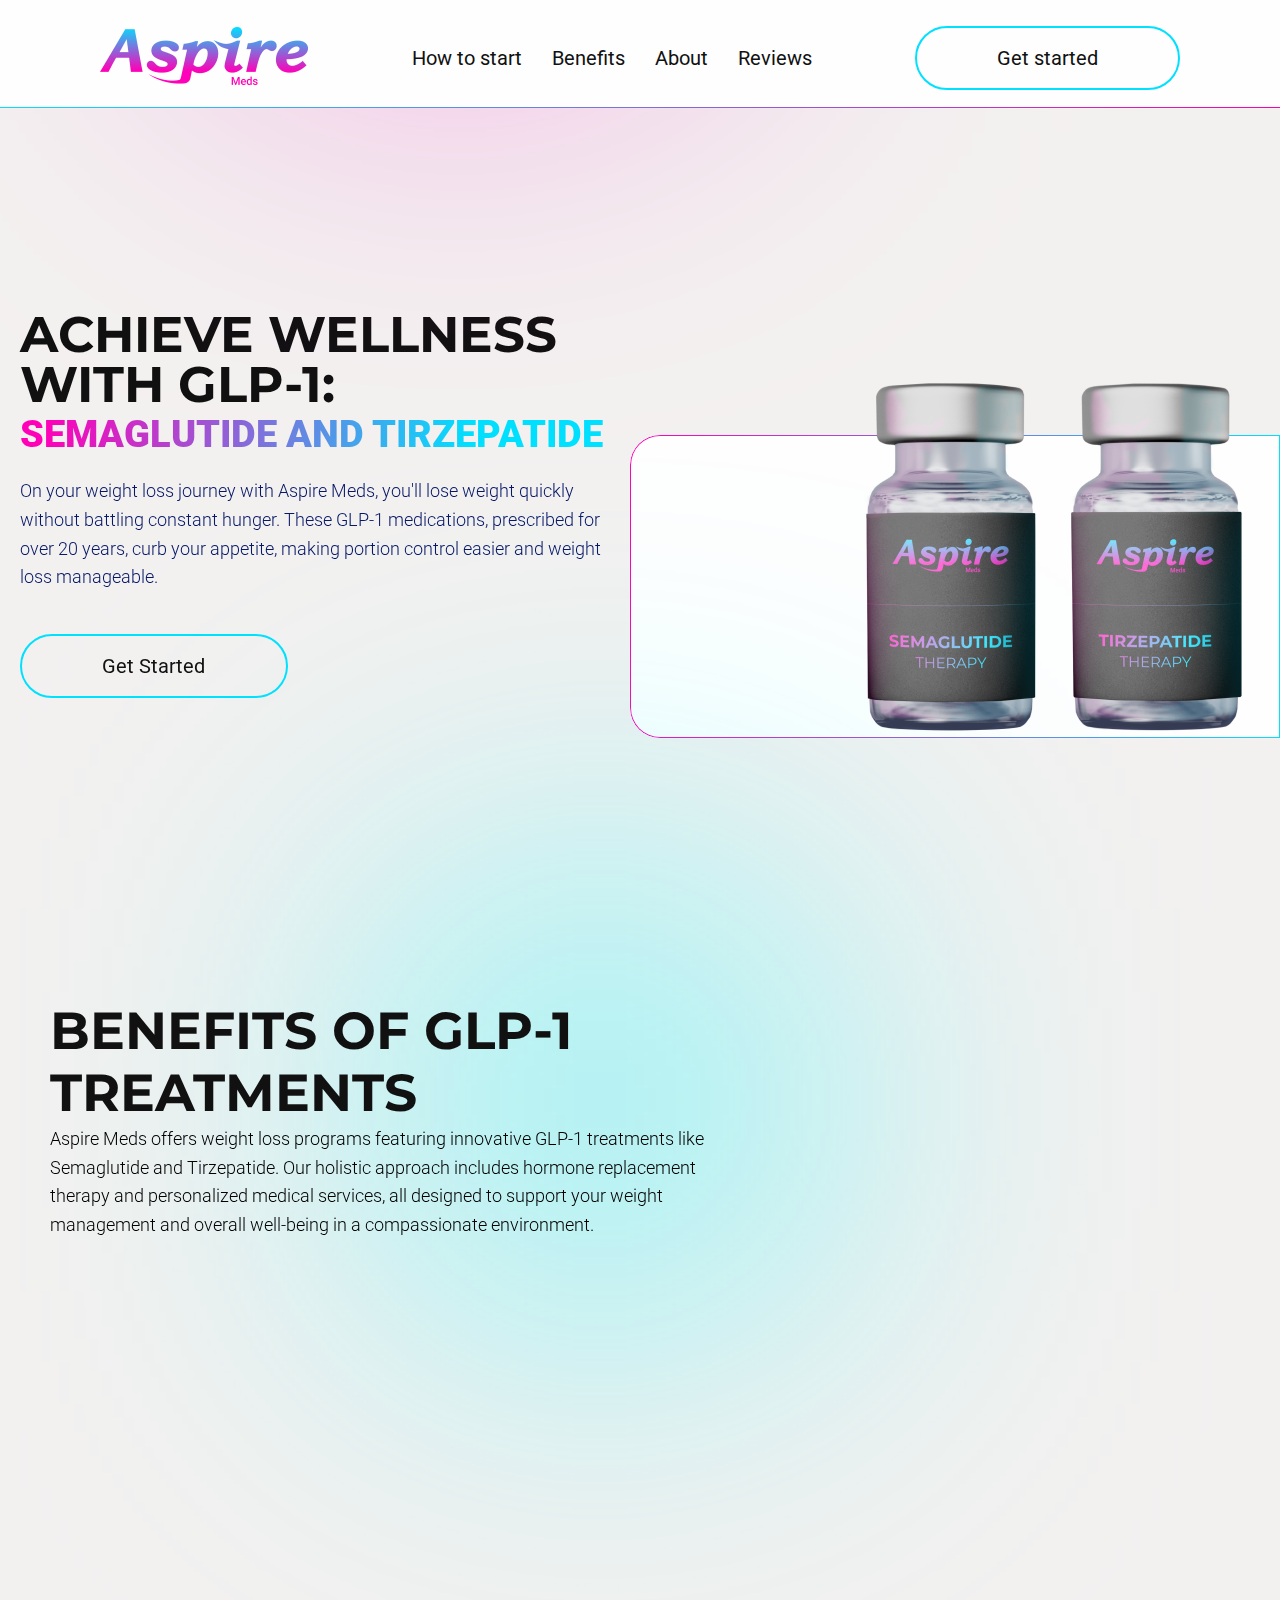
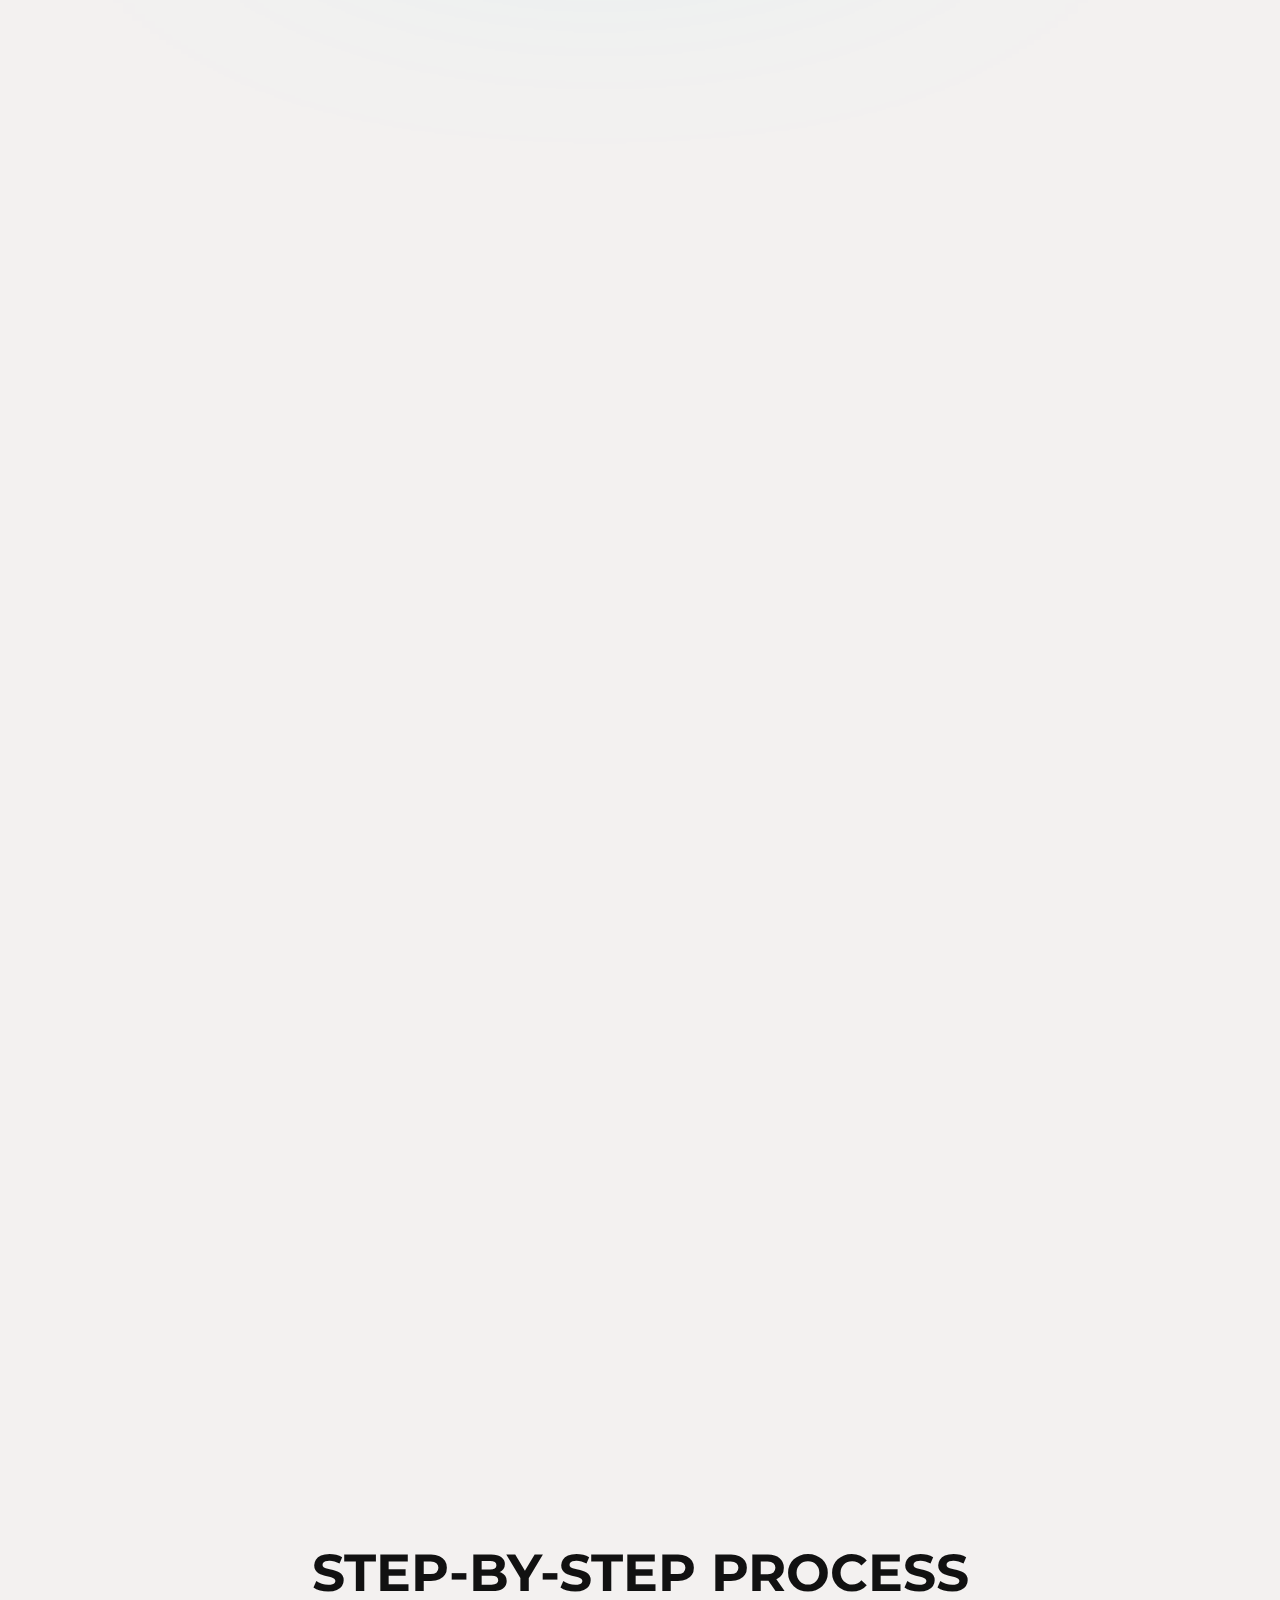
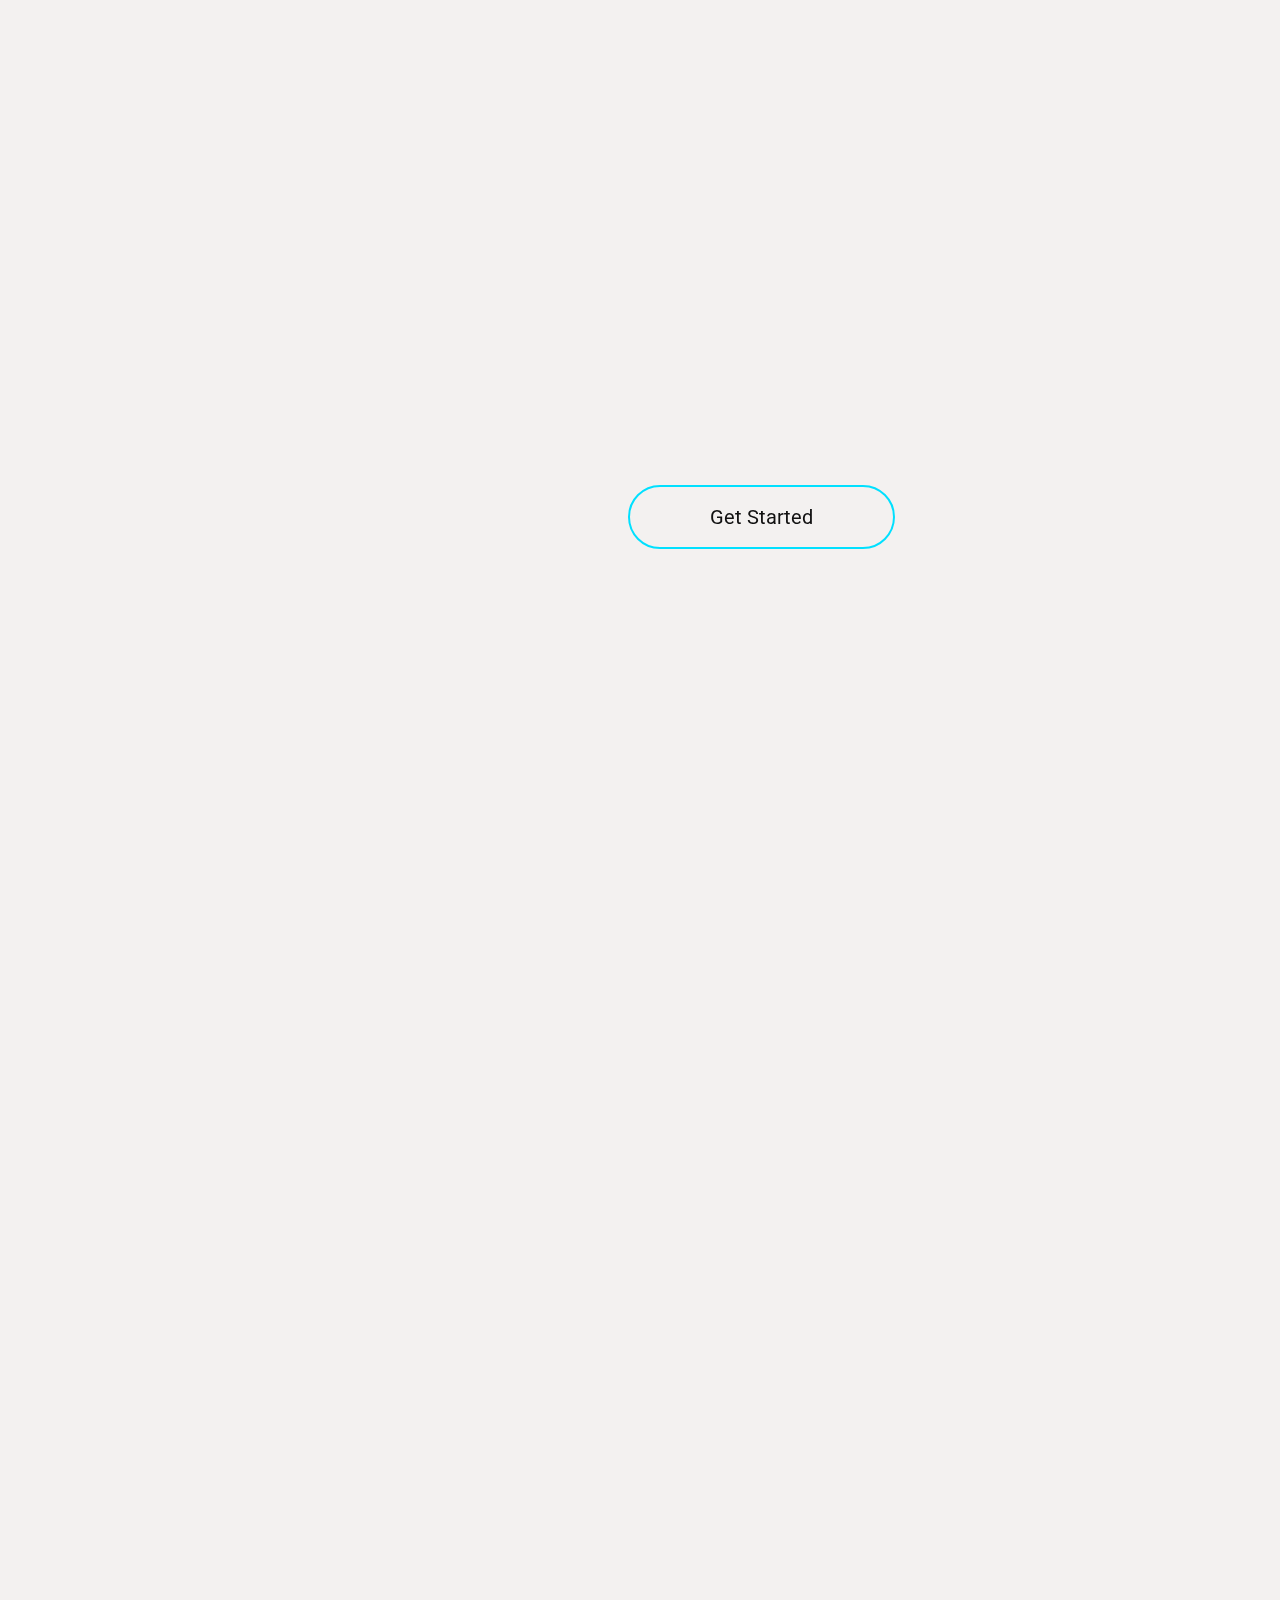
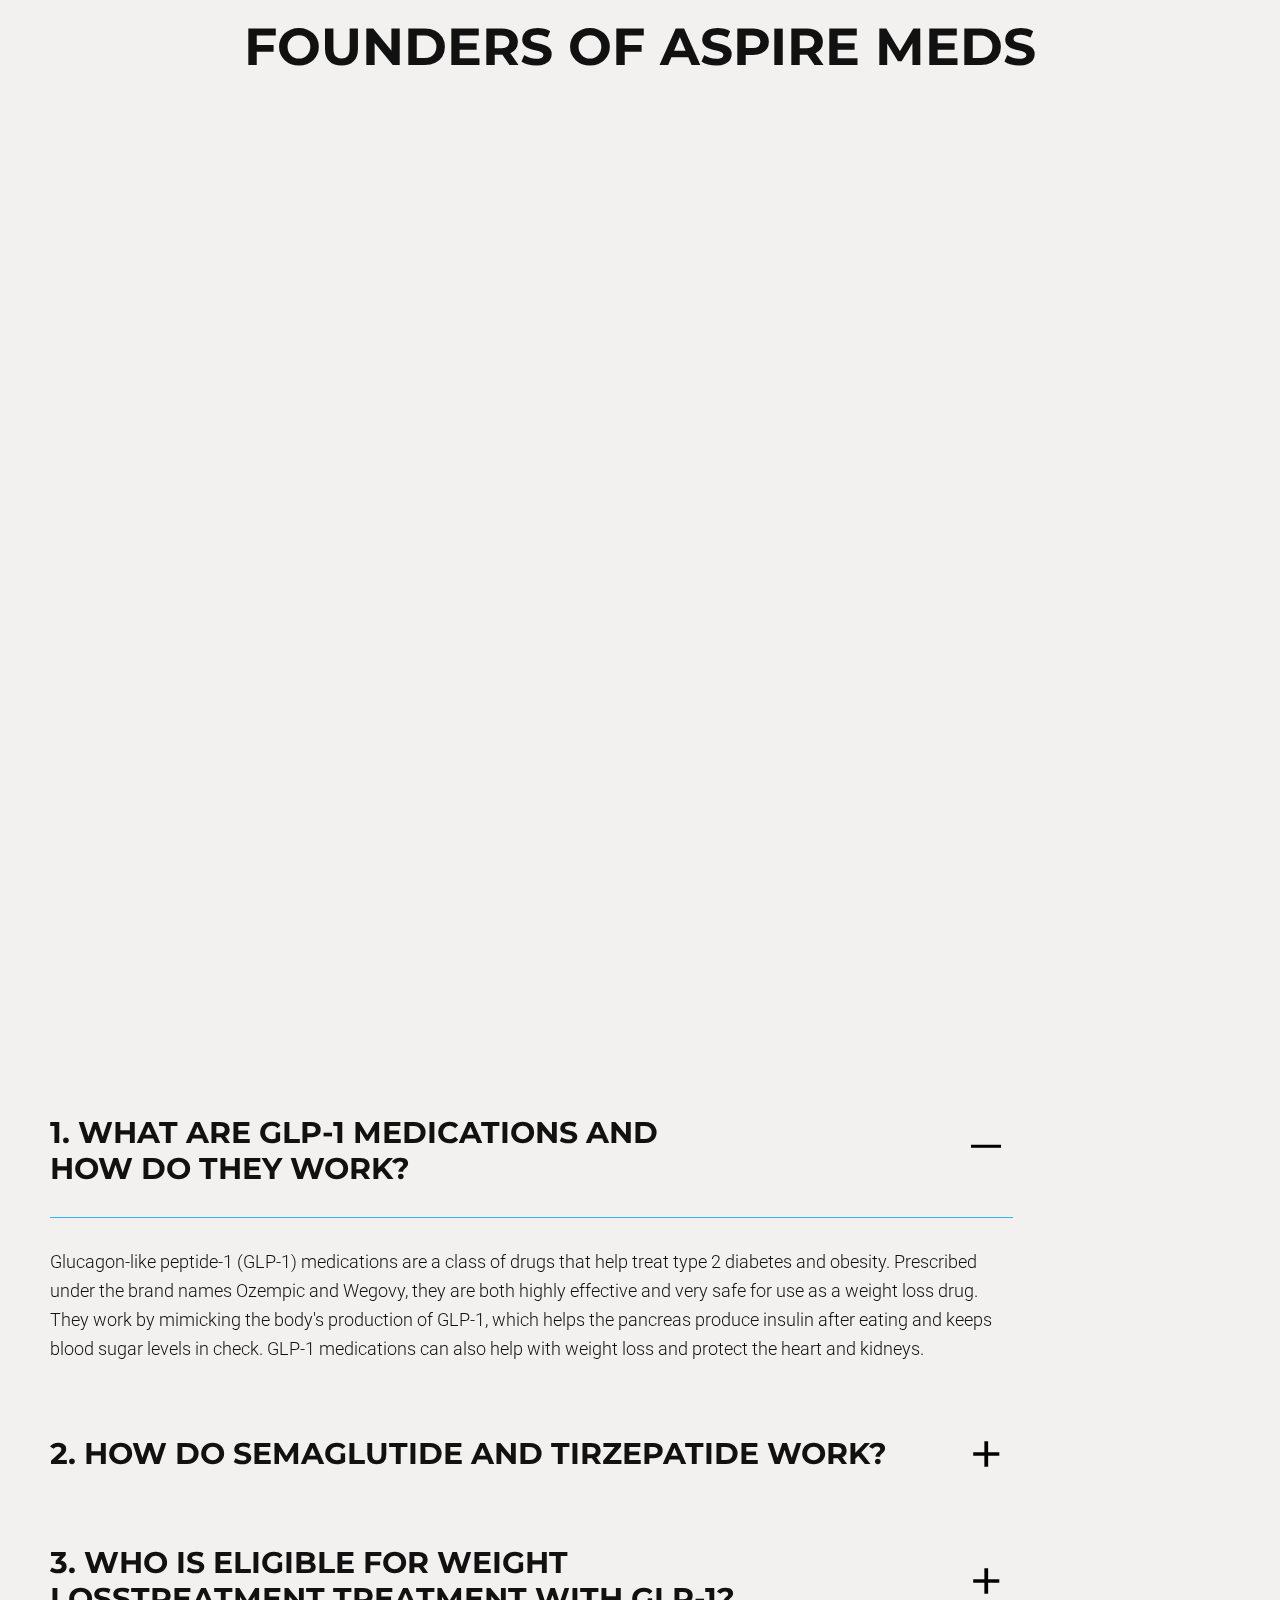
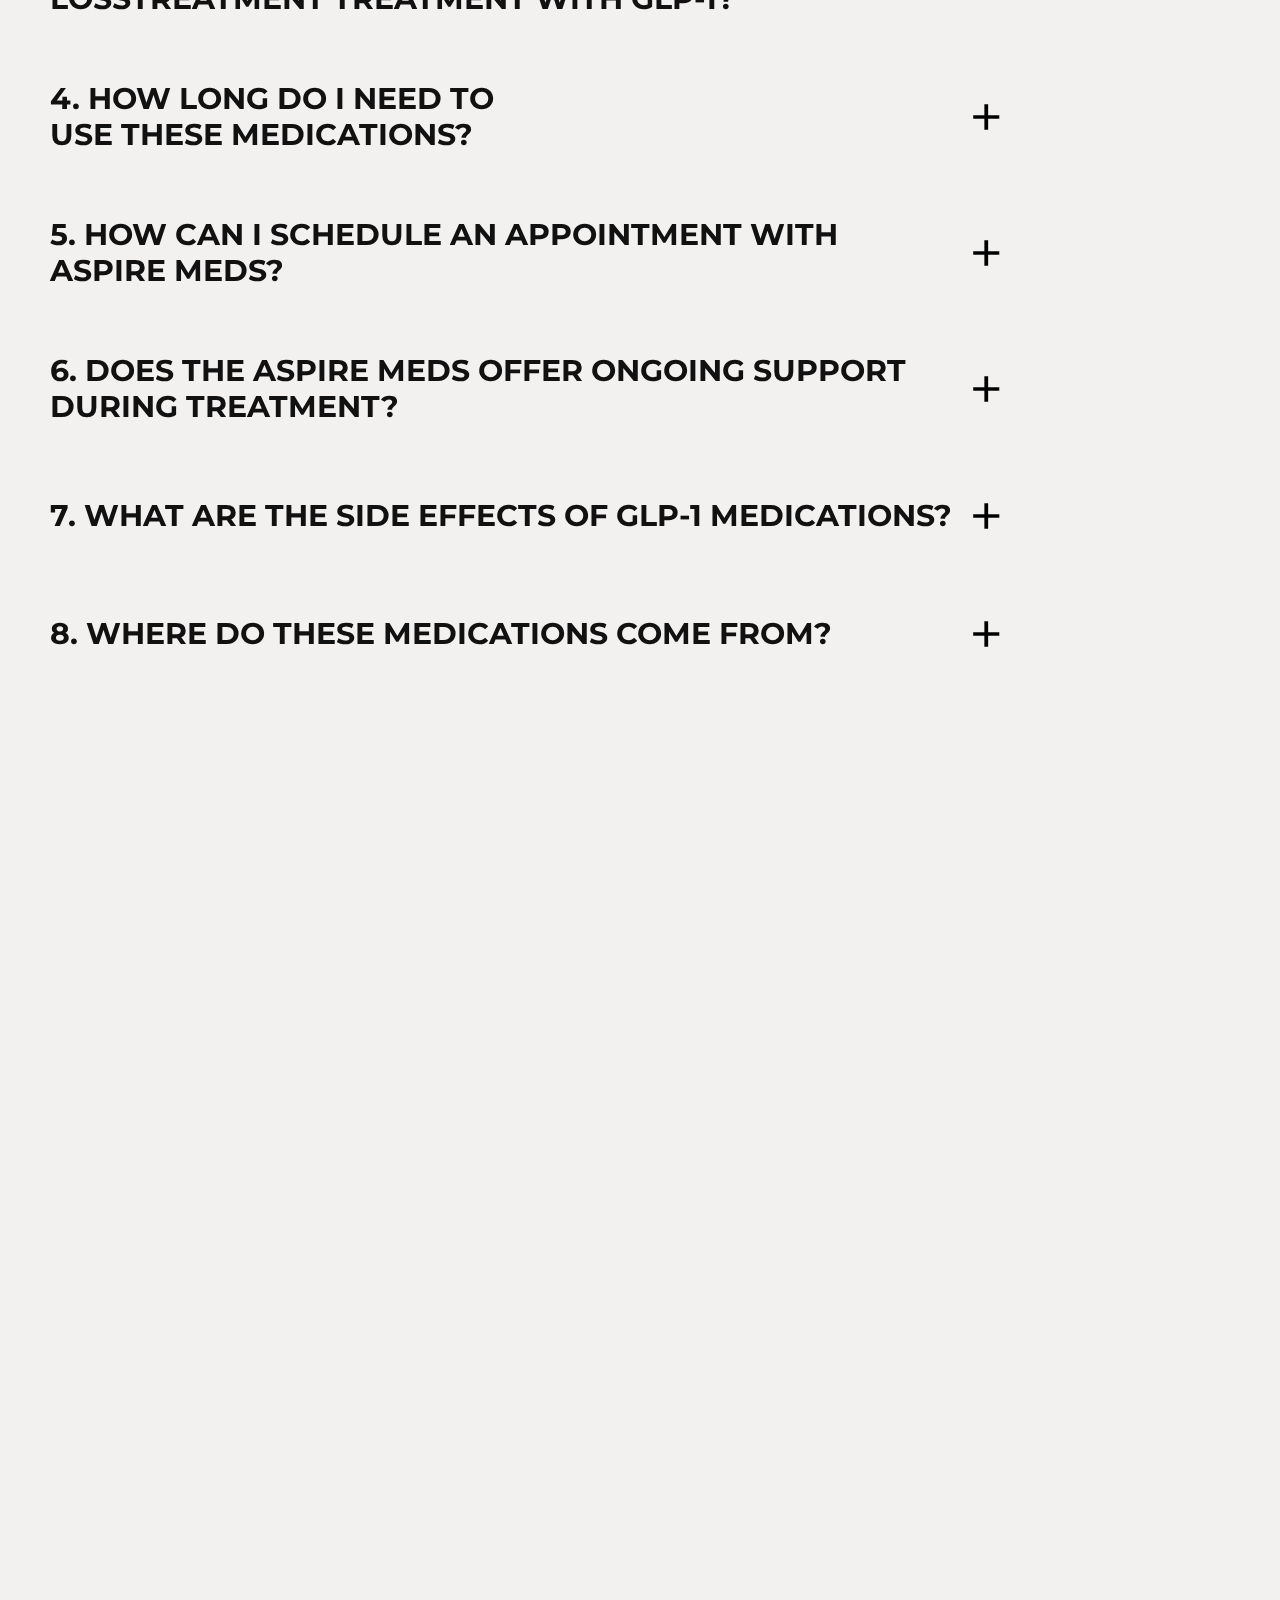
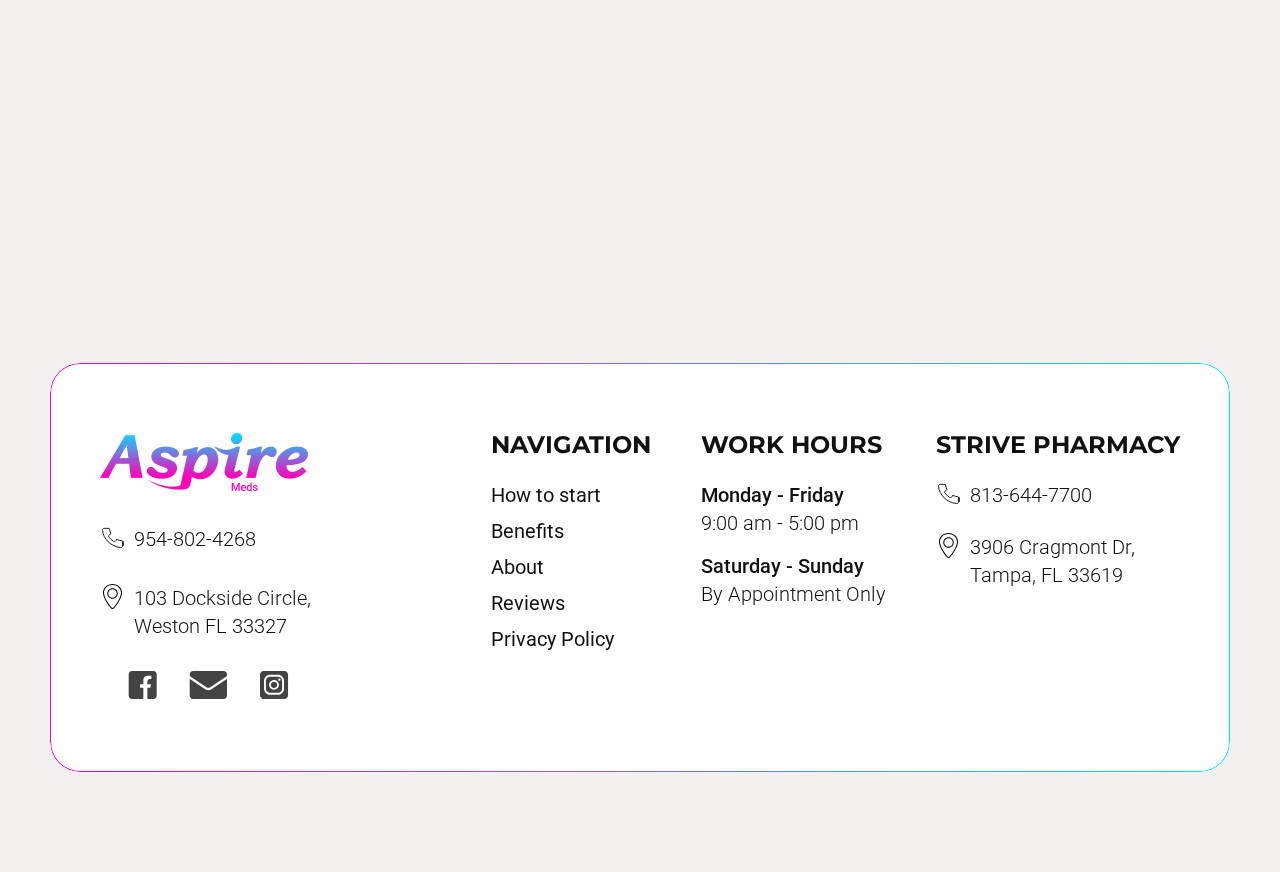
<file: index.html>
<!DOCTYPE html>
<html lang="en">
  <head>
    <meta charset="UTF-8" />

    <meta http-equiv="X-UA-Compatible" content="IE=edge" />
    <meta name="viewport" content="width=device-width, initial-scale=1.0" />

    <!-- Slider-swiper -->
    <link rel="stylesheet" href="https://cdn.jsdelivr.net/npm/swiper@9/swiper-bundle.min.css" />
    <link
      rel="stylesheet"
      href="https://cdn.jsdelivr.net/npm/bootstrap@4.0.0/dist/css/bootstrap.min.css"
      integrity="sha384-Gn5384xqQ1aoWXA+058RXPxPg6fy4IWvTNh0E263XmFcJlSAwiGgFAW/dAiS6JXm"
      crossorigin="anonymous"
    />
    <link href="https://unpkg.com/aos@2.3.1/dist/aos.css" rel="stylesheet" />
    <!-- Slider-swiper END -->
    <!-- FONTS -->
    <link rel="preconnect" href="https://fonts.googleapis.com" />
    <link rel="preconnect" href="https://fonts.gstatic.com" crossorigin />
    <link
      href="https://fonts.googleapis.com/css2?family=Montserrat:ital,wght@0,100..900;1,100..900&family=Roboto:ital,wght@0,100;0,300;0,400;0,500;0,700;0,900;1,100;1,300;1,400;1,500;1,700;1,900&display=swap"
      rel="stylesheet"
    />
    <!-- FONTS END -->
    <title>Aspire Meds - Home</title>
    <link rel="apple-touch-icon" sizes="180x180" href="img/global/favicon.png" />
    <link rel="apple-touch-icon" sizes="152x152" href="img/global/favicon.png" />
    <link rel="apple-touch-icon" sizes="120x120" href="img/global/favicon.png" />
    <link rel="apple-touch-icon" sizes="76x76" href="img/global/favicon.png" />
    <link rel="apple-touch-icon" sizes="57x57" href="img/global/favicon.png" />
    <link rel="icon" type="image/x-icon" href="img/global/favicon.png" />
    <link rel="stylesheet" href="css/index.css" />
    <!-- Meta Pixel Code -->
    <script>
      !(function (f, b, e, v, n, t, s) {
        if (f.fbq) return;
        n = f.fbq = function () {
          n.callMethod ? n.callMethod.apply(n, arguments) : n.queue.push(arguments);
        };
        if (!f._fbq) f._fbq = n;
        n.push = n;
        n.loaded = !0;
        n.version = '2.0';
        n.queue = [];
        t = b.createElement(e);
        t.async = !0;
        t.src = v;
        s = b.getElementsByTagName(e)[0];
        s.parentNode.insertBefore(t, s);
      })(window, document, 'script', 'https://connect.facebook.net/en_US/fbevents.js');
      fbq('init', '1148638723453215');
      fbq('track', 'PageView');
    </script>
    <noscript
      ><img
        height="1"
        width="1"
        style="display: none"
        src="https://www.facebook.com/tr?id=1148638723453215&ev=PageView&noscript=1"
    /></noscript>
    <!-- End Meta Pixel Code -->

    <!-- Google Tag Manager -->
    <script>
      (function (w, d, s, l, i) {
        w[l] = w[l] || [];
        w[l].push({ 'gtm.start': new Date().getTime(), event: 'gtm.js' });
        var f = d.getElementsByTagName(s)[0],
          j = d.createElement(s),
          dl = l != 'dataLayer' ? '&l=' + l : '';
        j.async = true;
        j.src = 'https://www.googletagmanager.com/gtm.js?id=' + i + dl;
        f.parentNode.insertBefore(j, f);
      })(window, document, 'script', 'dataLayer', 'GTM-KZGK3ZPL');
    </script>
    <!-- End Google Tag Manager -->
    <!-- Google tag (gtag.js) -->
    <script async src="https://www.googletagmanager.com/gtag/js?id=G-6KLLYF59NG"></script>
    <script>
      window.dataLayer = window.dataLayer || [];
      function gtag() {
        dataLayer.push(arguments);
      }
      gtag('js', new Date());

      gtag('config', 'G-6KLLYF59NG');
    </script>
  </head>
  <body>
    <!-- Google Tag Manager (noscript) -->
    <noscript
      ><iframe
        src="https://www.googletagmanager.com/ns.html?id=GTM-KZGK3ZPL"
        height="0"
        width="0"
        style="display: none; visibility: hidden"
      ></iframe
    ></noscript>
    <!-- End Google Tag Manager (noscript) -->
    <header class="header">
      <div class="header_wrapper mycontainer">
        <nav class="navbar">
          <a href="/" class="logo_wrapper">
            <img src="img/global/logo.png" alt="logo" class="main-logo logo-white" />
            <img src="img/global/logo.png" alt="logo" class="main-logo logo-hide logo-color" />
          </a>

          <ul class="navbar_menu">
            <li><a class="nav_elem" href="#howtostart">How to start</a></li>
            <li><a class="nav_elem" href="#benefits">Benefits</a></li>
            <li><a class="nav_elem" href="#about">About</a></li>
            <li><a class="nav_elem" href="#reviews">Reviews</a></li>
          </ul>
          <div class="header_button_pair">
            <a href="#contacts" class="main_button" onclick="scrollToSub()">Get started</a>
          </div>
          <div class="burger">
            <div class="burger_space" id="burger">
              <span class="stick"></span>
              <span class="stick"></span>
              <span class="stick"></span>
            </div>
          </div>
        </nav>
        <div class="popup" id="popup">
          <!-- <img src="img/main/mobbgmenu.png" alt="moblogo" class="mob_menu_bgimage" /> -->
          <div class="popup_textblock" id="popupSlide">
            <ul class="navbar_menu_mobile">
              <li>
                <a href="#howtostart" class="nav_elem_mobile">How to start</a>
              </li>
              <li>
                <a href="#benefits" class="nav_elem_mobile">Benefits</a>
              </li>
              <li><a href="#about" class="nav_elem_mobile">About</a></li>
              <li>
                <a href="#reviews" class="nav_elem_mobile">Reviews</a>
              </li>
              <li>
                <a href="/privacy-policy/" class="nav_elem_mobile">Privacy Policy</a>
              </li>
            </ul>
            <div class="header_button_pair mob_menu_buttons">
              <a href="#contacts" class="main_button mob_button mob_menu_button">Get started </a>
            </div>
          </div>
        </div>
      </div>
    </header>
    <section class="main">
      <div class="main_wrapper">
        <div class="deco-wrapper" data-aos="fade-left" data-aos-duration="1000"></div>
        <div class="gradient5"></div>
        <div class="main_text_content" data-aos="fade-right" data-aos-duration="1000">
          <h1>Achieve Wellness with GLP-1:</h1>
          <p class="main_subtitle">Semaglutide and Tirzepatide</p>
          <p class="main_text">
            On your weight loss journey with Aspire Meds, you'll lose weight quickly without
            battling constant hunger. These GLP-1 medications, prescribed for over 20 years, curb
            your appetite, making portion control easier and weight loss manageable.
          </p>
          <a href="#contacts" class="main_button main_item_button">Get Started</a>
        </div>
        <div class="main_images_content" data-aos="fade-down" data-aos-duration="1000">
          <div class="bottle_price_wrapper">
            <p class="bottle_text" id="numone">FROM</p>
            <p class="bottle_price" id="numone">$189/mo</p>
            <img src="img/main/sema.png" alt="semaglutide" class="bottle_img" />
          </div>
          <div class="bottle_price_wrapper">
            <p class="bottle_text" id="numtwo">FROM</p>
            <p class="bottle_price" id="numtwo">$289/mo</p>
            <img src="img/main/terza.png" alt="terzapitide" class="bottle_img" />
          </div>
          <!-- <div class="bottle_price_wrapper">
            <p class="bottle_text" id="numthree">FROM</p>
            <p class="bottle_price" id="numthree">$599/mo</p>
            <img src="img/main/reta.png" alt="retatrutide" class="bottle_img" />
          </div> -->
        </div>
        <p class="main-text_mob">
          With Aspire Meds, lose weight fast without constant hunger. These trusted GLP-1
          medications curb appetite, making portion control and weight loss easier.
        </p>
        <a href="#contacts" class="main_button button_on_mobile">Get Started</a>
      </div>
    </section>
    <section class="benefits" id="benefits">
      <div class="gradient1"></div>
      <div class="benefits_wrapper">
        <div class="titles_wrapper">
          <p class="section_title">Benefits of GLP-1 Treatments</p>
          <p class="benefits_subtitle">
            Aspire Meds offers weight loss programs featuring innovative GLP-1 treatments like
            Semaglutide and Tirzepatide. Our holistic approach includes hormone replacement therapy
            and personalized medical services, all designed to support your weight management and
            overall well-being in a compassionate environment.
          </p>
          <p class="benefits_subtitle mob_subt">
            Aspire Meds offers weight loss programs with GLP-1 treatments like Semaglutide. We
            provide hormone therapy and personalized care to support your health and well-being.
          </p>
        </div>
        <div class="benefits_columns_wrapper">
          <div class="benefits_item_wrapper">
            <div class="benefits_item" data-aos="fade-right" style="z-index: 0">
              <p class="benefits_item_title">Positive Health Impact</p>
              <p class="benefits_item_text">
                They also improve overall health by lowering blood pressure, cholesterol,
                triglycerides, and inflammation.
              </p>
              <img src="img/benefits/3.svg" alt="" class="benefits_item_image b_fst_img" />
            </div>
            <div class="benefits_item_wrapper" data-aos="fade-right">
              <div class="benefits_item item_two">
                <p class="benefits_item_title">Enhanced Blood Sugar Regulation</p>
                <p class="benefits_item_text">
                  Originally for type 2 diabetes, these drugs help regulate blood sugar by boosting
                  insulin and reducing glucose production.
                </p>
                <img src="img/benefits/4.svg" alt="" class="benefits_item_image b_snd_img" />
              </div>
            </div>
          </div>
          <div class="benefits_item_wrapper" data-aos="fade-up">
            <img src="img/benefits/woman.png" alt="woman" class="benefits_woman three_woman" />
            <div class="benefits_item item_three">
              <p class="benefits_item_title">
                Improved<br />
                Appetite Control
              </p>
              <p class="benefits_item_text text_three">
                These medications mimic GLP-1, a hormone that reduces appetite and increases
                fullness, helping to lower calorie intake.
              </p>
              <img src="img/benefits/1.svg" alt="" class="benefits_item_image b_trd_img" />
            </div>
          </div>
          <div class="benefits_item_wrapper item_four_wrapper" data-aos="fade-left">
            <img src="img/benefits/woman.png" alt="woman" class="benefits_woman four_woman" />
            <div class="benefits_item item_four">
              <p class="benefits_item_title">
                Significant<br />
                Weight Loss
              </p>
              <p class="benefits_item_text text_four">
                Semaglutide and Tirzepatide treatments can lead to substantial and sustained weight
                loss, especially when paired with diet and exercise.
              </p>
              <img src="img/benefits/2.svg" alt="" class="benefits_item_image b_fth_img" />
            </div>
          </div>
        </div>
        <div class="swiper mySwiper2">
          <div class="swiper-wrapper">
            <div class="swiper-slide b_slide">
              <div class="benefits_item">
                <p class="benefits_item_title">Positive Health Impact</p>
                <p class="benefits_item_text">
                  They also improve overall health by lowering blood pressure, cholesterol,
                  triglycerides, and inflammation.
                </p>
                <img src="img/benefits/3.svg" alt="" class="benefits_item_image b_fst_img" />
              </div>
            </div>
            <div class="swiper-slide b_slide">
              <div class="benefits_item_wrapper">
                <div class="benefits_item item_two">
                  <p class="benefits_item_title">Enhanced Blood Sugar Regulation</p>
                  <p class="benefits_item_text">
                    Originally for type 2 diabetes, these drugs help regulate blood sugar by
                    boosting insulin and reducing glucose production.
                  </p>
                  <img src="img/benefits/4.svg" alt="" class="benefits_item_image b_snd_img" />
                </div>
              </div>
            </div>
            <div class="swiper-slide b_slide">
              <div class="benefits_item_wrapper">
                <div class="benefits_item item_three">
                  <p class="benefits_item_title">
                    Improved<br />
                    Appetite Control
                  </p>
                  <p class="benefits_item_text text_three">
                    These medications mimic GLP-1, a hormone that reduces appetite and increases
                    fullness, helping to lower calorie intake.
                  </p>
                  <img src="img/benefits/1.svg" alt="" class="benefits_item_image b_trd_img" />
                </div>
              </div>
            </div>
            <div class="swiper-slide b_slide">
              <div class="benefits_item_wrapper item_four_wrapper">
                <img src="img/benefits/woman.png" alt="woman" class="benefits_woman" />
                <div class="benefits_item item_four">
                  <p class="benefits_item_title">
                    Significant<br />
                    Weight Loss
                  </p>
                  <p class="benefits_item_text text_four">
                    Semaglutide and Tirzepatide treatments can lead to substantial and sustained
                    weight loss, especially when paired with diet and exercise.
                  </p>
                  <img src="img/benefits/2.svg" alt="" class="benefits_item_image b_fth_img" />
                </div>
              </div>
            </div>
          </div>
        </div>
        <div class="swiper-pagination2"></div>
      </div>
    </section>
    <!-- <section class="comp" data-aos="fade-up">
      <div class="comp_wrapper">
        <div class="img_text_wrapper">
          <img src="img/comp/graphdesk.png" alt="graph" class="comp_img comp_desk-img" />
          <img src="img/comp/graphmob.png" alt="graph" class="comp_img comp_mob-img" />
          <div class="comp_texts">
            <p class="comp_title">Comparison of Average Annual Weight Loss by Peptide Therapy</p>
            <p class="comp_text">
              This chart shows the average annual weight loss percentages for three peptide
              therapies: Semaglutide, Tirzepatide, and Retatrutide. Retatrutide, a third-generation
              GLP-1 Triple Agonist, leads with a 26.9% body weight reduction, followed by
              Tirzepatide at 22.4%, and Semaglutide at 16.9%.
            </p>
          </div>
        </div>
      </div>
    </section> -->
    <section class="products" data-aos="fade-up">
      <div class="products_wrapper">
        <div class="swiper mySwiper3">
          <div class="swiper-wrapper">
            <div class="swiper-slide pr_slide">
              <div class="products_product">
                <div class="gradient_7"></div>
                <div class="sema_text_wrap desk_swrap">
                  <span class="sema_cross">$299</span
                  ><span class="sema_norm"> $189 - first month</span>
                </div>
                <p class="product_title">Semaglutide</p>
                <p class="product_vial mob_vial">2ml (5mg/ml) - 4 months supply</p>
                <div class="product_benefits_wrapper">
                  <div class="product_benefit_item">
                    <img src="img/products/text-icon.svg" alt="icon" class="pr_icon" />
                    <p class="product_benefit_text">Annual weight loss: 16.9%</p>
                  </div>
                  <div class="product_benefit_item">
                    <img src="img/products/text-icon.svg" alt="icon" class="pr_icon" />
                    <p class="product_benefit_text">Appetite Suppression</p>
                  </div>
                  <div class="product_benefit_item">
                    <img src="img/products/text-icon.svg" alt="icon" class="pr_icon" />
                    <p class="product_benefit_text">Improves Glycemic Control</p>
                  </div>
                  <div class="product_benefit_item">
                    <img src="img/products/text-icon.svg" alt="icon" class="pr_icon" />
                    <p class="product_benefit_text">Cardiovascular Protection</p>
                  </div>
                  <div class="product_benefit_item">
                    <img src="img/products/text-icon.svg" alt="icon" class="pr_icon" />
                    <p class="product_benefit_text">+ B12 and Glycine</p>
                  </div>
                </div>
                <p class="product_vial desk_vial">2ml (5mg/ml) - 4 months supply</p>
                <div class="sema_text_wrap mob_swrap">
                  <span class="sema_cross">$299</span
                  ><span class="sema_norm"> $189 - first month</span>
                </div>
                <div class="abs_img_text_wrap">
                  <p class="abs_img_text_wrap_text"></p>
                  <img
                    src="img/products/sema.png"
                    alt="semaglutide"
                    class="abs_img_text_wrap_img"
                  />

                  <img src="img/products/mob.png" alt="mob" class="pr_mob_img" />
                </div>
              </div>
            </div>
            <div class="swiper-slide pr_slide">
              <div class="products_product">
                <div class="gradient_7"></div>
                <div class="sema_text_wrap desk_swrap">
                  <span class="sema_cross">$399</span
                  ><span class="sema_norm"> $289 - first month</span>
                </div>
                <p class="product_title">Tirzepatide</p>
                <p class="product_vial mob_vial">4ml (10 mg/ml) - 4 months supply</p>
                <div class="product_benefits_wrapper">
                  <div class="product_benefit_item">
                    <img src="img/products/text-icon.svg" alt="icon" class="pr_icon" />
                    <p class="product_benefit_text">Annual weight loss: 22.4%</p>
                  </div>
                  <div class="product_benefit_item">
                    <img src="img/products/text-icon.svg" alt="icon" class="pr_icon" />
                    <p class="product_benefit_text">Superior Weight Loss</p>
                  </div>
                  <div class="product_benefit_item">
                    <img src="img/products/text-icon.svg" alt="icon" class="pr_icon" />
                    <p class="product_benefit_text">Enhanced Blood Sugar Control</p>
                  </div>
                  <div class="product_benefit_item">
                    <img src="img/products/text-icon.svg" alt="icon" class="pr_icon" />
                    <p class="product_benefit_text">Heart Health Benefits</p>
                  </div>
                  <div class="product_benefit_item">
                    <img src="img/products/text-icon.svg" alt="icon" class="pr_icon" />
                    <p class="product_benefit_text">+ B12 and Glycine</p>
                  </div>
                </div>
                <p class="product_vial desk_vial">4ml (10 mg/ml) - 4 months supply</p>
                <div class="sema_text_wrap mob_swrap">
                  <span class="sema_cross">$399</span
                  ><span class="sema_norm"> $289 - first month</span>
                </div>
                <div class="abs_img_text_wrap">
                  <p class="abs_img_text_wrap_text"></p>
                  <img
                    src="img/products/tirze.png"
                    alt="semaglutide"
                    class="abs_img_text_wrap_img"
                  />

                  <img src="img/products/mob.png" alt="mob" class="pr_mob_img" />
                </div>
              </div>
            </div>
            <!-- <div class="swiper-slide pr_slide">
              <div class="products_product">
                <div class="sema_text_wrap desk_swrap">
                  <span class="sema_cross"></span
                  ><span class="sema_norm blue_nrom">From $599/month </span>
                </div>
                <div class="gradient_7"></div>
                <p class="product_title">Retatrutide</p>
                <p class="product_vial mob_vial">4ml (8 mg/ml) - 4 months supply</p>
                <div class="product_benefits_wrapper">
                  <div class="product_benefit_item">
                    <img src="img/products/text-icon.svg" alt="icon" class="pr_icon" />
                    <p class="product_benefit_text">Annual weight loss: 26.9%</p>
                  </div>
                  <div class="product_benefit_item">
                    <img src="img/products/text-icon.svg" alt="icon" class="pr_icon" />
                    <p class="product_benefit_text">Ultimate Weight Loss</p>
                  </div>
                  <div class="product_benefit_item">
                    <img src="img/products/text-icon.svg" alt="icon" class="pr_icon" />
                    <p class="product_benefit_text">Blood Sugar Control</p>
                  </div>
                  <div class="product_benefit_item">
                    <img src="img/products/text-icon.svg" alt="icon" class="pr_icon" />
                    <p class="product_benefit_text">Heart Health Support</p>
                  </div>
                  <div class="product_benefit_item">
                    <img src="img/products/text-icon.svg" alt="icon" class="pr_icon" />
                    <p class="product_benefit_text">Simplified Treatment Plan</p>
                  </div>
                </div>
                <p class="product_vial desk_vial">4ml (8 mg/ml) - 4 months supply</p>
                <div class="sema_text_wrap mob_swrap">
                  <span class="sema_cross"></span
                  ><span class="sema_norm blue_nrom">From $599/month</span>
                </div>
                <div class="abs_img_text_wrap">
                  <p class="abs_img_text_wrap_text"></p>
                  <img
                    src="img/products/reta.png"
                    alt="semaglutide"
                    class="abs_img_text_wrap_img"
                  />

                  <img src="img/products/mob.png" alt="mob" class="pr_mob_img" />
                </div>
              </div>
            </div> -->
          </div>
        </div>
      </div>
      <div class="swiper-pagination3"></div>
    </section>
    <section class="steps" id="howtostart">
      <div class="steps_wrapper">
        <p class="steps_title">Step-by-step process</p>
        <div class="steps_content_wrapper">
          <img src="img/steps/mainstep.png" alt="woman" class="steps_img" />
          <div class="steps_steps">
            <div class="steps_step-step" data-aos="fade-left" data-aos-duration="500">
              <p class="steps_step_number">1</p>
              <p class="steps_step_text">Complete Survey - Get Approved!</p>
            </div>
            <div
              class="steps_step-step"
              data-aos="fade-left"
              data-aos-duration="500"
              data-aos-delay="200"
            >
              <p class="steps_step_number">2</p>
              <p class="steps_step_text">Select your desired medication.</p>
            </div>
            <div
              class="steps_step-step"
              data-aos="fade-left"
              data-aos-duration="500"
              data-aos-delay="400"
            >
              <p class="steps_step_number">3</p>
              <p class="steps_step_text desk_step_text">Become a Patient (complete intake form).</p>

              <p class="steps_step_text mob_step_text">Become a Patient (complete intake form).</p>
            </div>
            <div
              class="steps_step-step"
              data-aos="fade-left"
              data-aos-duration="500"
              data-aos-delay="600"
            >
              <p class="steps_step_number">4</p>
              <p class="steps_step_text">Receive your medication to your door within 72 hours.</p>
            </div>
            <div
              class="steps_step-step"
              data-aos="fade-left"
              data-aos-duration="500"
              data-aos-delay="800"
            >
              <p class="steps_step_number">5</p>
              <p class="steps_step_text">Our board certified physicians monitor your progress.</p>
            </div>
            <a href="#contacts" class="main_button steps_button">Get Started</a>
          </div>
        </div>
      </div>
    </section>
    <section class="changes" id="about" data-aos="fade-up">
      <div class="changes_wrapper">
        <p class="changes_title">Making Lifestyle Changes with GLP-1</p>
        <p class="changes_subtitle">
          Integrating GLP-1 into your routine comes with the opportunity to adopt a healthier
          lifestyle. To maximize the effectiveness of your treatment, consider these essential tips:
        </p>
        <div class="changes_content">
          <div class="swiper mySwiper4">
            <div class="swiper-wrapper">
              <div class="swiper-slide ch_slide">
                <div class="changes_content_item">
                  <img src="img/changes/1.svg" alt="icon" class="changes_content_image" />
                  <p class="changes_content_title">Maintaining <br />a Healthy Diet</p>
                  <p class="changes_content_text">
                    Incorporate nutrient-dense foods like fruits, vegetables, whole grains, and lean
                    proteins. Limit processed snacks with excess sugars and unhealthy fats.
                  </p>
                </div>
              </div>
              <div class="swiper-slide ch_slide">
                <div class="changes_content_item">
                  <img src="img/changes/2.svg" alt="icon" class="changes_content_image" />
                  <p class="changes_content_title">
                    Engaging in<br />
                    Physical Activity
                  </p>
                  <p class="changes_content_text">
                    Enjoy activities like hiking or dancing to stay consistent. Exercise boosts
                    weight management, mental health, and well-being. Stay active, stay healthy!
                  </p>
                </div>
              </div>
              <div class="swiper-slide ch_slide">
                <div class="changes_content_item">
                  <img src="img/changes/3.svg" alt="icon" class="changes_content_image" />
                  <p class="changes_content_title">Ensuring Quality Sleep</p>
                  <p class="changes_content_text">
                    Quality sleep aids weight loss. Aim for 7-9 hours nightly to support health and
                    recovery. Poor sleep links to weight gain, so prioritize rest.
                  </p>
                </div>
              </div>
              <div class="swiper-slide ch_slide">
                <div class="changes_content_item">
                  <img src="img/changes/4.svg" alt="icon" class="changes_content_image" />
                  <p class="changes_content_title">Maintaining<br />a Positive Mindset</p>
                  <p class="changes_content_text">
                    Weight loss has challenges, but a positive mindset helps. Be kind to yourself
                    and celebrate small successes along the way.
                  </p>
                </div>
              </div>
            </div>
          </div>
        </div>
        <div class="swiper-pagination4"></div>
      </div>
    </section>
    <section class="found">
      <div class="gradient2"></div>
      <div class="gradient3"></div>
      <div class="found_wrapper">
        <p class="found_title">Founders of Aspire Meds</p>
        <div class="found_content">
          <div class="founder_item" data-aos="fade-right">
            <img src="img/founders/DDR.png" alt="founder" class="founder_img" />
            <p class="founder_name">Derik Reichenbach</p>
            <p class="founder_position">Chief Executive Officer</p>
            <p class="founder_text">
              Has acted as Chief Executive Officer of multiple FDA Approved Medical Device
              manufacturers and is an avid Health & Fitness enthusiast.
            </p>
          </div>
          <div class="founder_item f_right_item" data-aos="fade-left">
            <img src="img/founders/CVS.png" alt="founder" class="founder_img right_image" />
            <p class="founder_name">Dr. Chris Van Smith</p>
            <p class="founder_position">Chief Medical Officer</p>
            <p class="founder_text">
              Has over 25 years of experience practicing medicine in Florida, specializing in
              hormone replacement therapy, weight loss, and longevity.
            </p>
          </div>
        </div>
      </div>
    </section>
    <section class="faq" id="faq">
      <div class="faq_wrapper">
        <p class="faq_title" data-aos="fade-down">FAQs</p>
        <img src="img/faq/am.png" alt="woman" class="faq_img" data-aos="fade-left" />
        <div class="faq-item" id="faq1">
          <div class="question-wrapper" id="faq-click" onclick="toggleAnswer('faq1')">
            <h3 class="question">
              1. What are GLP-1 medications and <br />
              how do they work?
            </h3>
            <div class="circle-wrapper">
              <span class="plus-minus-icon">+</span>
            </div>
          </div>
          <div class="answer-wrapper">
            <div class="separator"></div>
            <p class="answer">
              Glucagon-like peptide-1 (GLP-1) medications are a class of drugs that help treat type
              2 diabetes and obesity. Prescribed under the brand names Ozempic and Wegovy, they are
              both highly effective and very safe for use as a weight loss drug. They work by
              mimicking the body's production of GLP-1, which helps the pancreas produce insulin
              after eating and keeps blood sugar levels in check. GLP-1 medications can also help
              with weight loss and protect the heart and kidneys.
            </p>
          </div>
        </div>

        <div class="faq-item" id="faq2">
          <div class="question-wrapper" onclick="toggleAnswer('faq2')">
            <h3 class="question">2. How do Semaglutide and Tirzepatide work?</h3>
            <div class="circle-wrapper">
              <span class="plus-minus-icon">+</span>
            </div>
          </div>
          <div class="answer-wrapper">
            <div class="separator"></div>
            <p class="answer">
              These medications work by mimicking a hormone that targets areas of the brain involved
              in appetite regulation, thereby reducing hunger and helping you eat less food. They
              also slow gastric emptying, which helps you feel fuller for longer.
            </p>
          </div>
        </div>

        <div class="faq-item" id="faq3">
          <div class="question-wrapper" onclick="toggleAnswer('faq3')">
            <h3 class="question">
              3. Who is eligible for weight<br />
              losstreatment treatment with GLP-1?
            </h3>
            <div class="circle-wrapper">
              <span class="plus-minus-icon">+</span>
            </div>
          </div>
          <div class="answer-wrapper">
            <div class="separator"></div>
            <p class="answer">
              These treatments are suitable for adults who are overweight or obese and have
              weight-related medical problems or for those who are unable to lose weight through
              diet and exercise alone. A consultation with a healthcare provider can determine if
              these medications are right for you.
            </p>
          </div>
        </div>

        <div class="faq-item" id="faq4">
          <div class="question-wrapper" onclick="toggleAnswer('faq4')">
            <h3 class="question">4. How long do I need to<br />use these medications?</h3>
            <div class="circle-wrapper">
              <span class="plus-minus-icon">+</span>
            </div>
          </div>
          <div class="answer-wrapper">
            <div class="separator"></div>
            <p class="answer">
              The duration of treatment will depend on your specific health goals, response to the
              medication, and the guidance of your healthcare provider. Some patients might use
              these treatments long-term under medical supervision.
            </p>
          </div>
        </div>
        <div class="faq-item" id="faq5">
          <div class="question-wrapper" onclick="toggleAnswer('faq5')">
            <h3 class="question">
              5. How can I schedule an appointment with<br />
              Aspire Meds?
            </h3>
            <div class="circle-wrapper">
              <span class="plus-minus-icon">+</span>
            </div>
          </div>
          <div class="answer-wrapper">
            <div class="separator"></div>
            <p class="answer">
              To schedule an appointment, simply fill out the form on our website and follow the
              steps outlined there. Alternatively, you can call or text us directly (you can find
              our contact details in the section below), and our team will be happy to assist you.
            </p>
          </div>
        </div>
        <div class="faq-item" id="faq6">
          <div class="question-wrapper" onclick="toggleAnswer('faq6')">
            <h3 class="question">
              6. Does the Aspire Meds offer ongoing support<br />
              during treatment?
            </h3>
            <div class="circle-wrapper">
              <span class="plus-minus-icon">+</span>
            </div>
          </div>
          <div class="answer-wrapper">
            <div class="separator"></div>
            <p class="answer">
              Yes, our clinic provides ongoing support and monitoring throughout your treatment. We
              offer nutritional counseling, lifestyle advice, and regular check-ups to help you
              achieve and maintain your weight loss goals.
            </p>
          </div>
        </div>
        <div class="faq-item" id="faq7">
          <div class="question-wrapper" onclick="toggleAnswer('faq7')">
            <h3 class="question">7. What are the side effects of GLP-1 medications?</h3>
            <div class="circle-wrapper">
              <span class="plus-minus-icon">+</span>
            </div>
          </div>
          <div class="answer-wrapper">
            <div class="separator"></div>
            <p class="answer">
              Some patients may experience temporary injection site redness or irritation, nausea,
              vomiting, diarrhea, constipation, bloating, and stomach cramps. These are usually mild
              and temporary but can make it difficult to continue taking the medication. If you
              experience any of these issues and are uncomfortable, please contact our physician
              immediately.
            </p>
          </div>
        </div>
        <div class="faq-item" id="faq8">
          <div class="question-wrapper" onclick="toggleAnswer('faq8')">
            <h3 class="question">8. Where do these medications come from?</h3>
            <div class="circle-wrapper">
              <span class="plus-minus-icon">+</span>
            </div>
          </div>
          <div class="answer-wrapper">
            <div class="separator"></div>
            <p class="answer">
              Aspire Meds has contracted with a national compounding pharmacy that sources all raw
              materials and formulates all products in the USA. All medications are third party
              tested at a level above industry standards to ensure we are delivering the highest
              quality, most pure products on the market.
            </p>
          </div>
        </div>
      </div>
    </section>

    <section class="reviews" id="reviews" data-aos="fade-up">
      <div class="reviews_wrapper">
        <h2 class="reviews_title">Reviews</h2>
        <div class="reviews_items-wrapper">
          <div class="swiper mySwiper">
            <div class="swiper-wrapper">
              <div class="swiper-slide">
                <div class="reviews_item">
                  <img src="img/reviews/1.png" alt="jessica" class="reviews_item_img" />
                  <p class="reviews_item_name">Jessica M.</p>
                  <p class="reviews_item_age">age 35</p>
                  <p class="reviews_item_text">
                    "I started weight loss therapy at Aspire Meds three months ago, and I'm thrilled
                    with the results! The combination of medical guidance, personalized diet plans,
                    and the supportive environment has helped me lose 15 pounds safely. The staff is
                    knowledgeable and genuinely cares about my progress."
                  </p>
                </div>
              </div>
              <div class="swiper-slide">
                <div class="reviews_item">
                  <img src="img/reviews/2.png" alt="jessica" class="reviews_item_img" />
                  <p class="reviews_item_name">Tim C.</p>
                  <p class="reviews_item_age">age 42</p>
                  <p class="reviews_item_text">
                    "The weight loss therapy at Aspire Meds helped me regain my confidence and
                    significantly improved my health. The personalized attention and detailed
                    follow-ups ensured that I was always on track. Plus, the serene setting made
                    each visit a rejuvenating experience."
                  </p>
                </div>
              </div>
              <div class="swiper-slide">
                <div class="reviews_item">
                  <img src="img/reviews/3.png" alt="jessica" class="reviews_item_img" />
                  <p class="reviews_item_name">Cessy F.</p>
                  <p class="reviews_item_age">age 51</p>
                  <p class="reviews_item_text">
                    "After trying numerous diets and fitness programs, I turned to Aspire Meds's
                    weight loss therapy. It's been a game-changer. The doctors provided a treatment
                    plan that was easy to follow and incredibly effective. I've not only lost weight
                    but maintained it, thanks to their ongoing support and advice."
                  </p>
                </div>
              </div>
            </div>
          </div>
          <div class="swiper-pagination"></div>
        </div>
      </div>
    </section>
    <section class="cta" data-aos="fade-up" id="contacts">
      <div class="cta_wrapper">
        <p class="cta_title">Get started</p>
        <script
          type="text/javascript"
          src="https://form.jotform.com/jsform/242760911105348"
        ></script>
      </div>
    </section>

    <footer>
      <div class="footer_wrapper">
        <div class="footer_info">
          <a href="#"><img src="img/global/logo.png" alt="logo" class="footer-logo" /></a>
          <a href="tel:954-802-4268" class="footer_phone_wrapper desk_f">
            <img src="img/footer/phone.svg" alt="phone" class="footer_phone_icon" />
            <span class="footer_phone_number">954-802-4268</span>
          </a>
          <p class="footer_phone_wrapper desk_f">
            <img src="img/footer/loc.svg" alt="location" class="footer_phone_icon" />
            <span class="footer_phone_number">103 Dockside Circle, Weston FL 33327</span>
          </p>
          <div class="footer_icons_wrapper">
            <a
              href="https://www.facebook.com/profile.php?id=61566299494639"
              target="_blank"
              class="footer-icon_link"
            >
              <img src="img/footer/fb.svg" alt="icon" class="footer-icon_icon" />
            </a>
            <a href="mailto:info@aspiremedsonline.com" class="footer-icon_link">
              <img src="img/footer/mail.svg" alt="icon" class="footer-icon_icon" />
            </a>
            <a
              href="https://www.instagram.com/aspiremeds?igsh=cmh6dTg0Mm0wYmg3"
              target="_blank"
              class="footer-icon_link"
            >
              <img src="img/footer/inst.svg" alt="icon" class="footer-icon_icon" />
            </a>
          </div>
        </div>
        <div class="footer_navigation">
          <p class="footer_navigation_title">Navigation</p>

          <a href="#howtostart" class="footer_navigation_link">How to start</a>
          <a href="#benefits" class="footer_navigation_link">Benefits</a>
          <a href="#about" class="footer_navigation_link">About</a>
          <a href="#reviews" class="footer_navigation_link">Reviews</a>
          <a href="/privacy-policy/" class="footer_navigation_link">Privacy Policy</a>
        </div>
        <div class="footer_hours">
          <p class="footer_navigation_title">Work hours</p>
          <p class="footer_h_day">Monday - Friday</p>
          <p class="footer_h_hours">9:00 am - 5:00 pm</p>
          <p class="footer_h_day">Saturday - Sunday</p>
          <p class="footer_h_hours">By Appointment Only</p>
          <a href="tel:954-802-4268" class="footer_phone_wrapper mob_f">
            <img src="img/footer/phone.svg" alt="phone" class="footer_phone_icon" />
            <span class="footer_phone_number">954-802-4268</span>
          </a>
        </div>
        <div class="footer_pharm">
          <p class="footer_navigation_title">STRIVE PHARMACY</p>
          <a href="tel:813-644-7700" class="footer_phone_wrapper rigt-side-m desk_f">
            <img src="img/footer/phone.svg" alt="phone" class="footer_phone_icon" />
            <span class="footer_phone_number">813-644-7700</span>
          </a>
          <p class="footer_phone_wrapper desk_f">
            <img src="img/footer/loc.svg" alt="location" class="footer_phone_icon" />
            <span class="footer_phone_number">3906 Cragmont Dr, Tampa, FL 33619</span>
          </p>
        </div>
      </div>
    </footer>

    <script
      src="https://code.jquery.com/jquery-3.3.1.slim.min.js"
      integrity="sha384-q8i/X+965DzO0rT7abK41JStQIAqVgRVzpbzo5smXKp4YfRvH+8abtTE1Pi6jizo"
      crossorigin="anonymous"
    ></script>
    <script
      src="https://cdn.jsdelivr.net/npm/popper.js@1.14.7/dist/umd/popper.min.js"
      integrity="sha384-UO2eT0CpHqdSJQ6hJty5KVphtPhzWj9WO1clHTMGa3JDZwrnQq4sF86dIHNDz0W1"
      crossorigin="anonymous"
    ></script>
    <script
      src="https://cdn.jsdelivr.net/npm/bootstrap@4.3.1/dist/js/bootstrap.min.js"
      integrity="sha384-JjSmVgyd0p3pXB1rRibZUAYoIIy6OrQ6VrjIEaFf/nJGzIxFDsf4x0xIM+B07jRM"
      crossorigin="anonymous"
    ></script>

    <script src="js/script.js"></script>

    <script src="https://cdn.jsdelivr.net/npm/swiper@9/swiper-bundle.min.js"></script>
    <script>
      var swiper = new Swiper('.mySwiper', {
        slidesPerView: 3,
        spaceBetween: 20,
        pagination: {
          el: '.swiper-pagination',
          type: 'bullets',
        },

        breakpoints: {
          // when window width is >= 320px
          320: {
            slidesPerView: 1,
          },

          // when window width is >= 480px
          1100: {
            slidesPerView: 2,
          },
          // when window width is >= 640px
          1510: {
            slidesPerView: 2,
          },
          1800: {
            slidesPerView: 3,
          },
        },
      });
    </script>
    <script>
      var swiper = new Swiper('.mySwiper2', {
        slidesPerView: 3,
        spaceBetween: 20,
        pagination: {
          el: '.swiper-pagination2',
          type: 'bullets',
        },

        breakpoints: {
          // when window width is >= 320px
          320: {
            slidesPerView: 1,
          },

          // when window width is >= 480px
          1100: {
            slidesPerView: 2,
          },
          // when window width is >= 640px
          1510: {
            slidesPerView: 2,
          },
          1800: {
            slidesPerView: 3,
          },
        },
      });
    </script>
    <script>
      var swiper = new Swiper('.mySwiper3', {
        slidesPerView: 2,
        spaceBetween: 20,
        pagination: {
          el: '.swiper-pagination3',
          type: 'bullets',
        },

        breakpoints: {
          // when window width is >= 320px
          320: {
            slidesPerView: 1,
          },
          640: {
            slidesPerView: 2,
          },
          // when window width is >= 480px
          1060: {
            slidesPerView: 2,
          },
          // when window width is >= 640px
          1510: {
            slidesPerView: 2,
          },
          1880: {
            slidesPerView: 2,
          },
        },
      });
    </script>
    <script>
      var swiper = new Swiper('.mySwiper4', {
        slidesPerView: 4,
        spaceBetween: 20,
        pagination: {
          el: '.swiper-pagination4',
          type: 'bullets',
        },

        breakpoints: {
          // when window width is >= 320px
          320: {
            slidesPerView: 1,
          },

          // when window width is >= 480px
          900: {
            slidesPerView: 2,
          },
          // when window width is >= 640px
          1310: {
            slidesPerView: 3,
          },
          1600: {
            slidesPerView: 4,
          },
        },
      });
    </script>
    <script src="https://unpkg.com/aos@2.3.1/dist/aos.js"></script>
    <script>
      AOS.init();
    </script>
  </body>
</html>
</file>
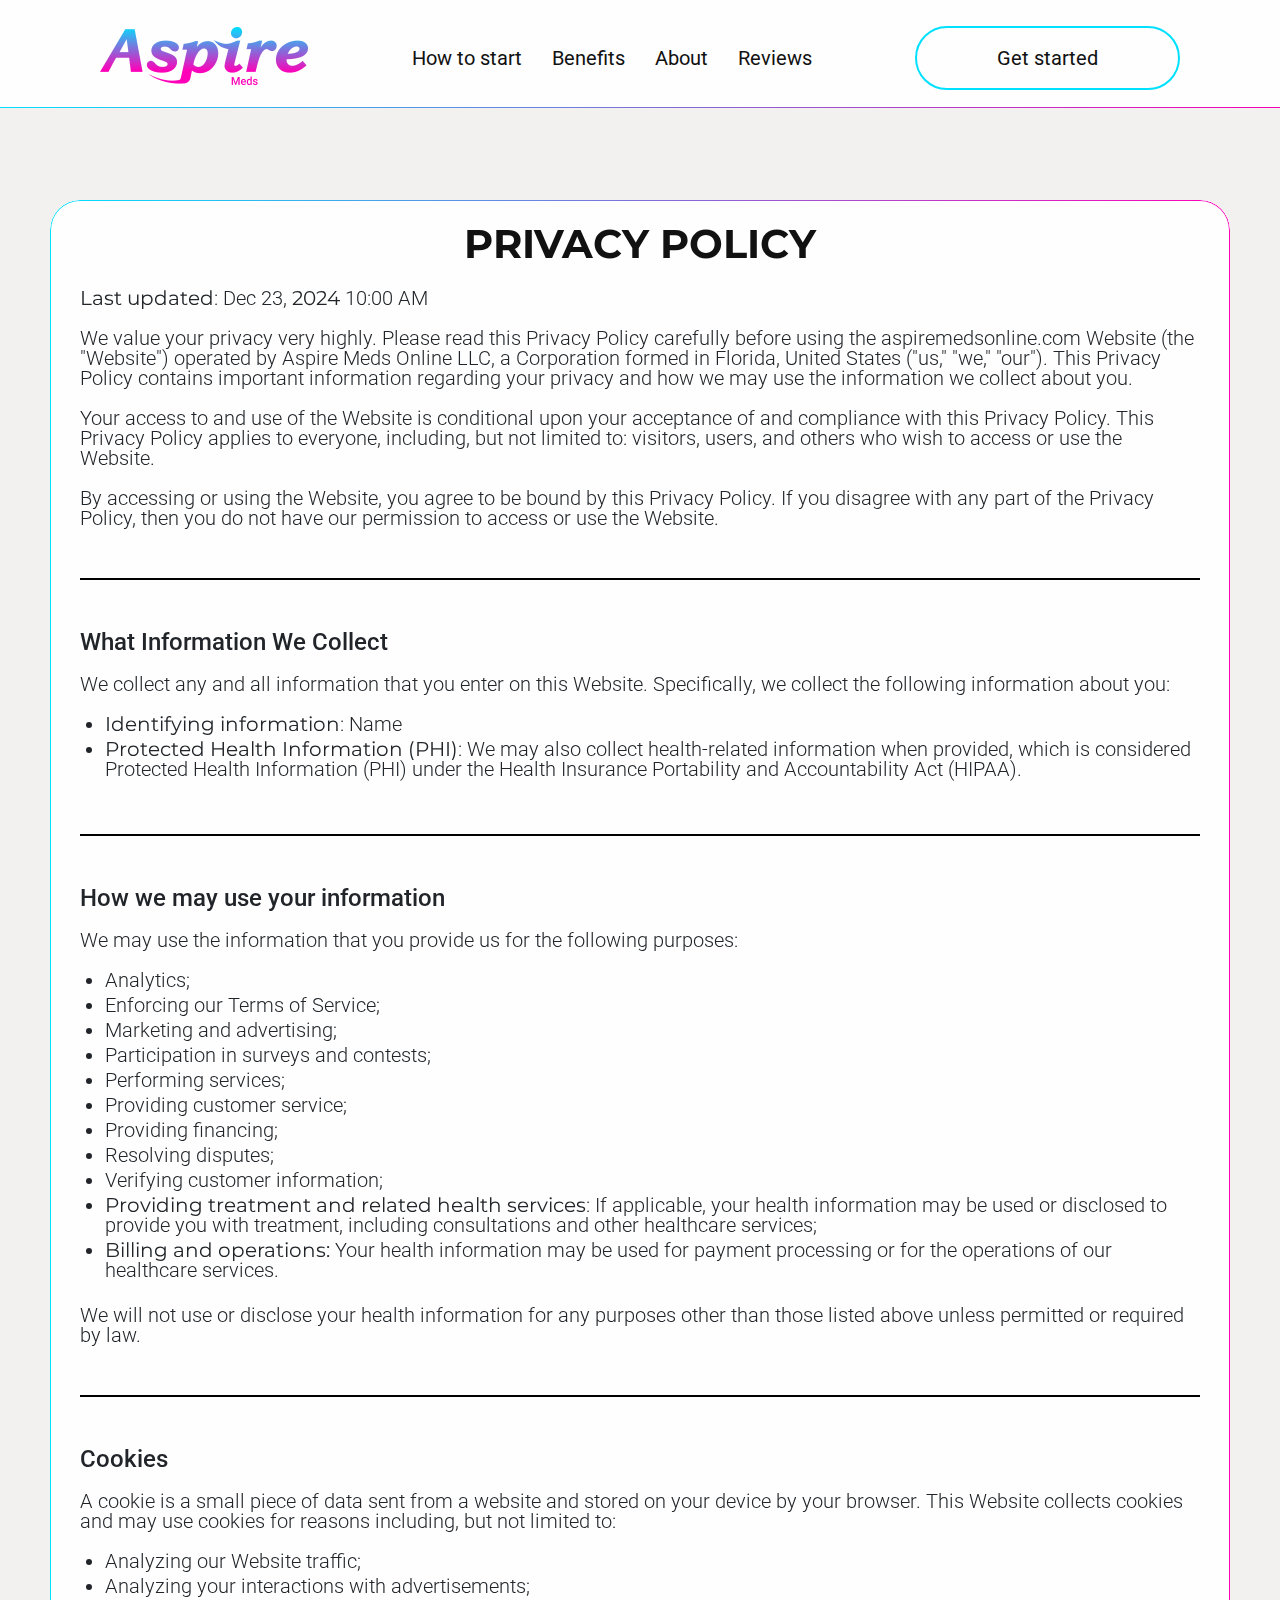
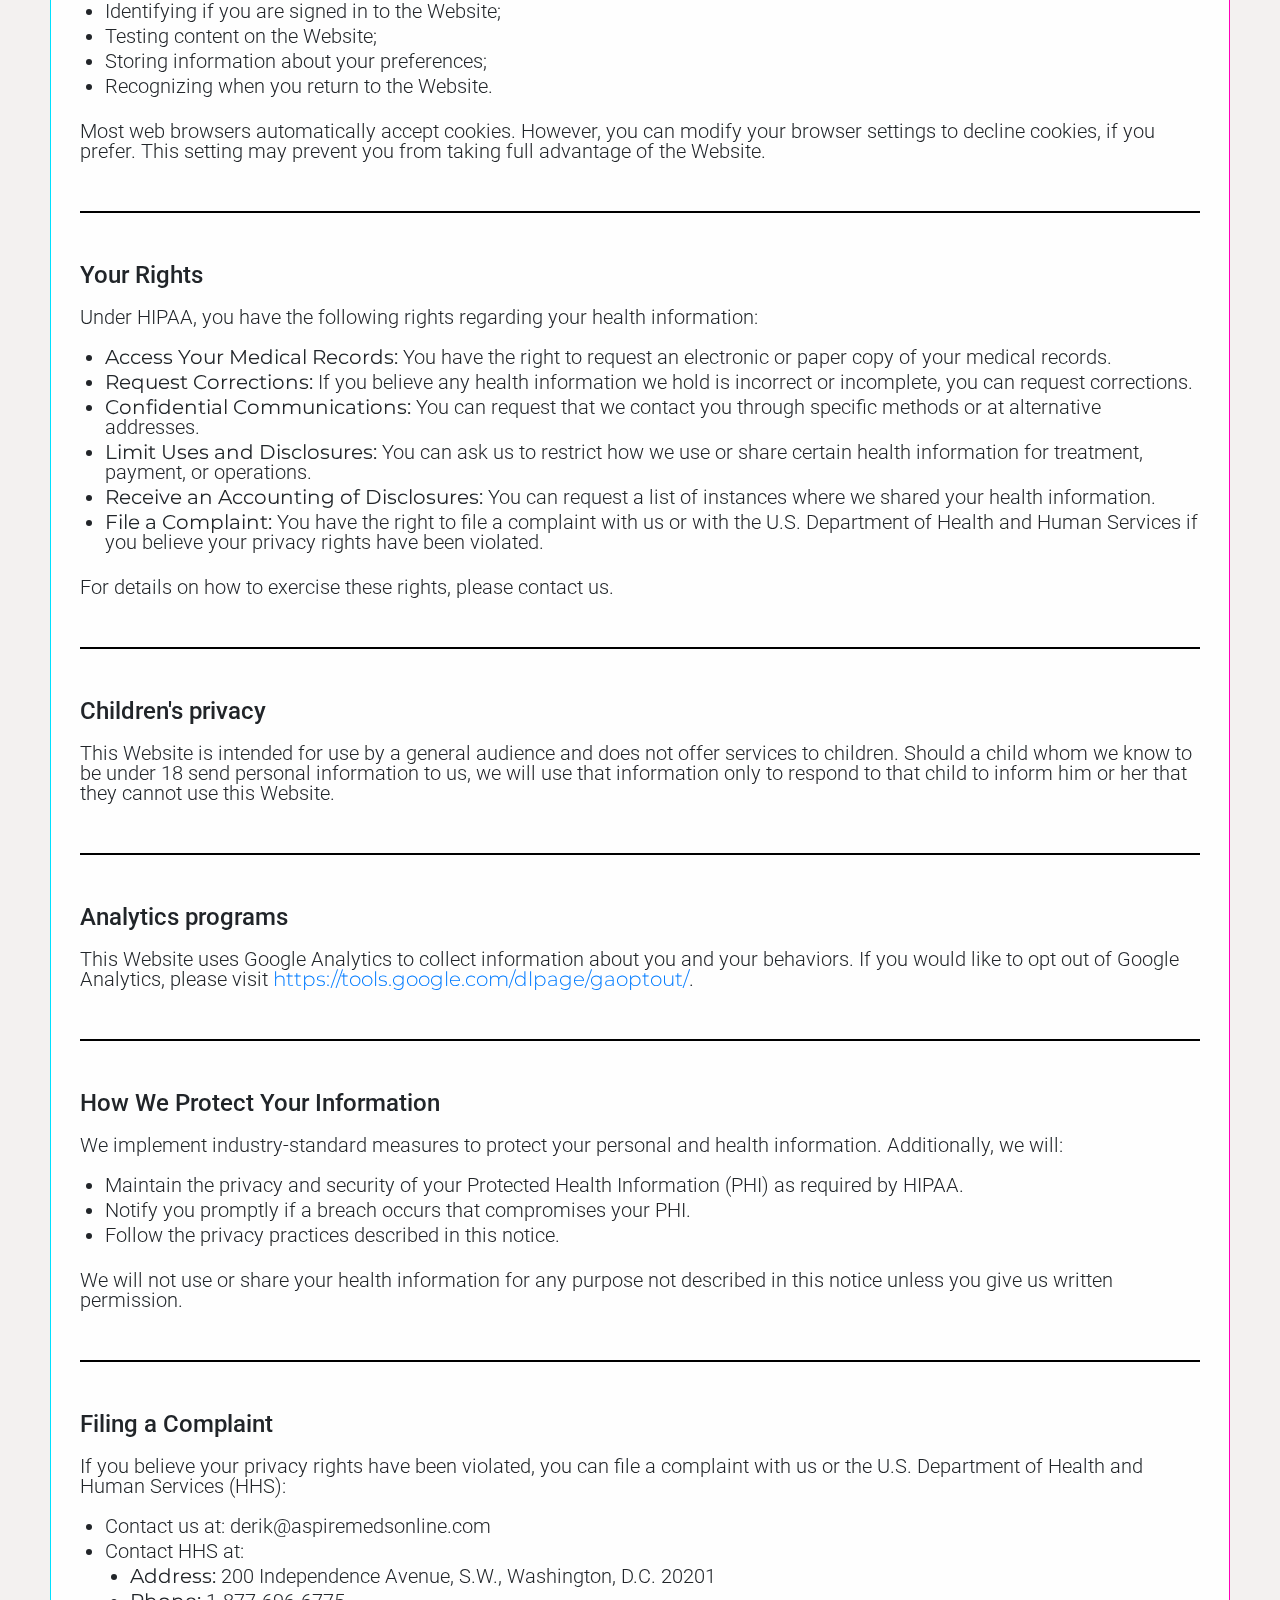
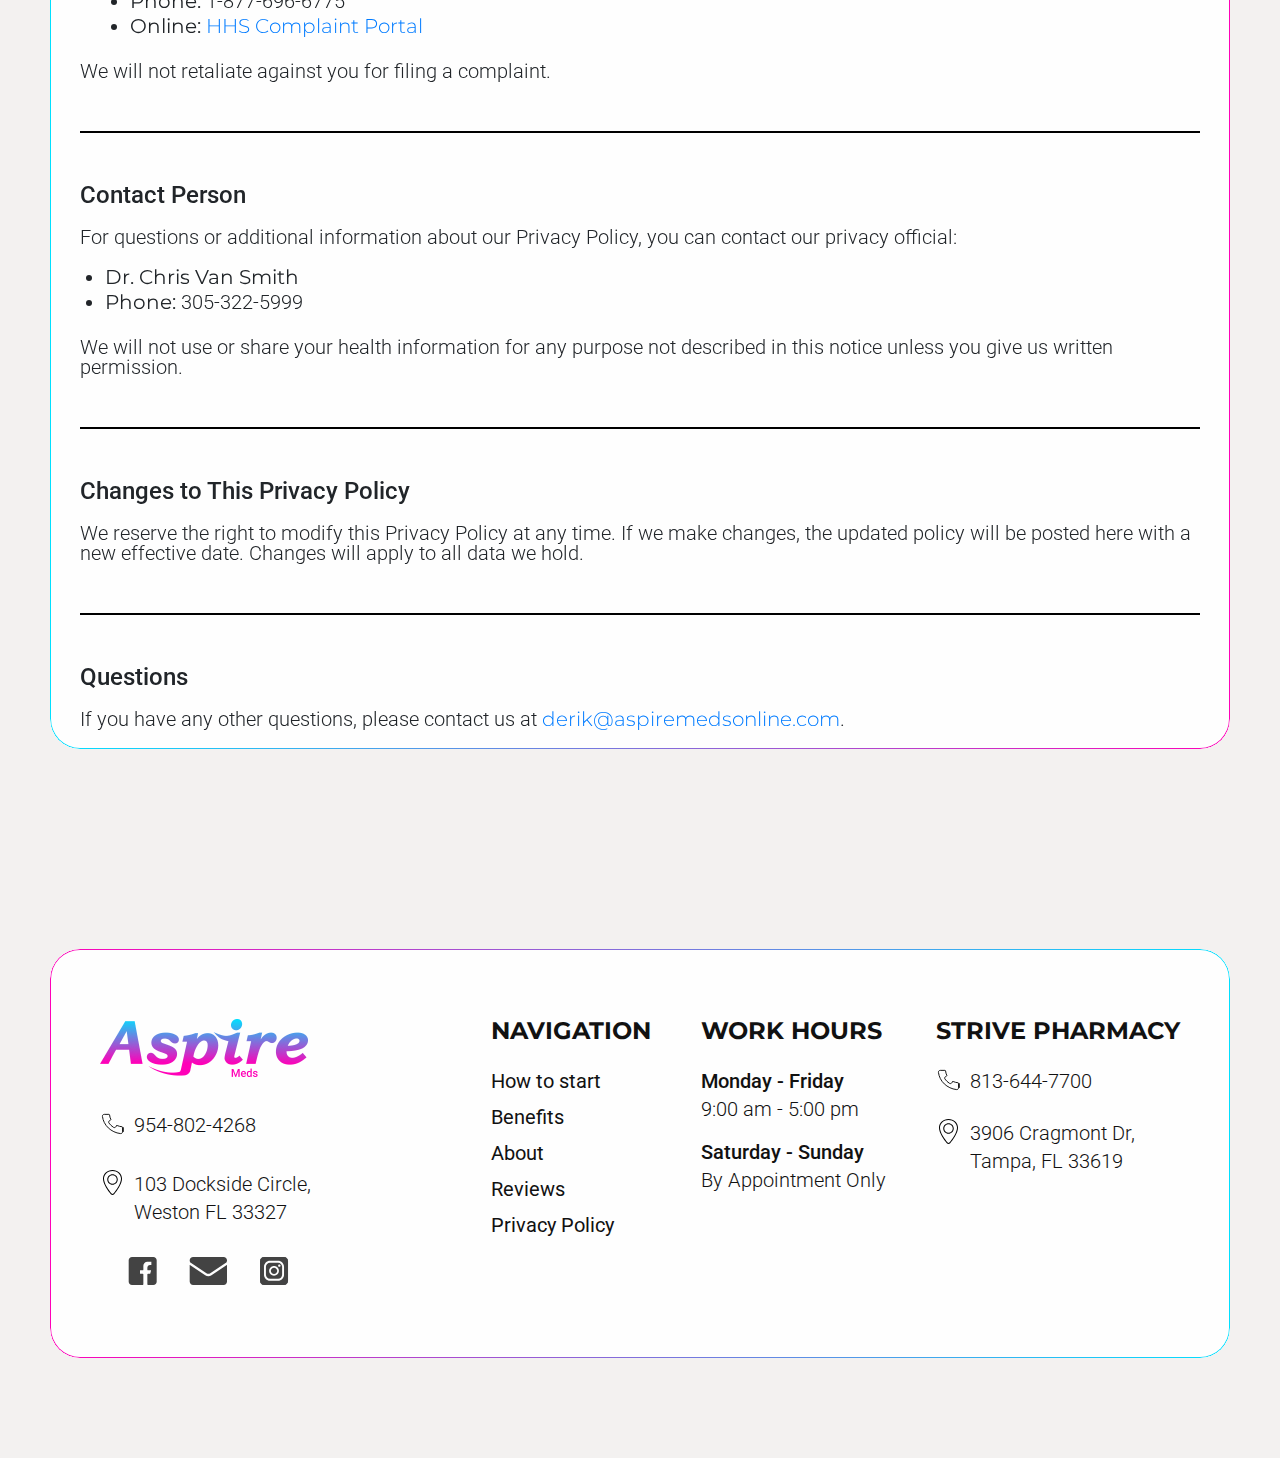
<file: privacy-policy/index.html>
<!DOCTYPE html>
<html lang="en">
  <head>
    <meta charset="UTF-8" />

    <meta http-equiv="X-UA-Compatible" content="IE=edge" />
    <meta name="viewport" content="width=device-width, initial-scale=1.0" />

    <!-- Slider-swiper -->
    <link rel="stylesheet" href="https://cdn.jsdelivr.net/npm/swiper@9/swiper-bundle.min.css" />
    <link
      rel="stylesheet"
      href="https://cdn.jsdelivr.net/npm/bootstrap@4.0.0/dist/css/bootstrap.min.css"
      integrity="sha384-Gn5384xqQ1aoWXA+058RXPxPg6fy4IWvTNh0E263XmFcJlSAwiGgFAW/dAiS6JXm"
      crossorigin="anonymous"
    />
    <link href="https://unpkg.com/aos@2.3.1/dist/aos.css" rel="stylesheet" />
    <!-- Slider-swiper END -->
    <!-- FONTS -->
    <link rel="preconnect" href="https://fonts.googleapis.com" />
    <link rel="preconnect" href="https://fonts.gstatic.com" crossorigin />
    <link
      href="https://fonts.googleapis.com/css2?family=Montserrat:ital,wght@0,100..900;1,100..900&family=Roboto:ital,wght@0,100;0,300;0,400;0,500;0,700;0,900;1,100;1,300;1,400;1,500;1,700;1,900&display=swap"
      rel="stylesheet"
    />
    <!-- FONTS END -->
    <title>Aspire Meds - Privacy Policy</title>
    <link rel="apple-touch-icon" sizes="180x180" href="img/global/favicon.png" />
    <link rel="apple-touch-icon" sizes="152x152" href="img/global/favicon.png" />
    <link rel="apple-touch-icon" sizes="120x120" href="img/global/favicon.png" />
    <link rel="apple-touch-icon" sizes="76x76" href="img/global/favicon.png" />
    <link rel="apple-touch-icon" sizes="57x57" href="img/global/favicon.png" />
    <link rel="icon" type="image/x-icon" href="img/global/favicon.png" />
    <link rel="stylesheet" href="css/index.css" />
    <!-- Meta Pixel Code -->
    <script>
      !(function (f, b, e, v, n, t, s) {
        if (f.fbq) return;
        n = f.fbq = function () {
          n.callMethod ? n.callMethod.apply(n, arguments) : n.queue.push(arguments);
        };
        if (!f._fbq) f._fbq = n;
        n.push = n;
        n.loaded = !0;
        n.version = '2.0';
        n.queue = [];
        t = b.createElement(e);
        t.async = !0;
        t.src = v;
        s = b.getElementsByTagName(e)[0];
        s.parentNode.insertBefore(t, s);
      })(window, document, 'script', 'https://connect.facebook.net/en_US/fbevents.js');
      fbq('init', '1148638723453215');
      fbq('track', 'PageView');
    </script>
    <noscript
      ><img
        height="1"
        width="1"
        style="display: none"
        src="https://www.facebook.com/tr?id=1148638723453215&ev=PageView&noscript=1"
    /></noscript>
    <!-- End Meta Pixel Code -->

    <!-- Google Tag Manager -->
    <script>
      (function (w, d, s, l, i) {
        w[l] = w[l] || [];
        w[l].push({ 'gtm.start': new Date().getTime(), event: 'gtm.js' });
        var f = d.getElementsByTagName(s)[0],
          j = d.createElement(s),
          dl = l != 'dataLayer' ? '&l=' + l : '';
        j.async = true;
        j.src = 'https://www.googletagmanager.com/gtm.js?id=' + i + dl;
        f.parentNode.insertBefore(j, f);
      })(window, document, 'script', 'dataLayer', 'GTM-KZGK3ZPL');
    </script>
    <!-- End Google Tag Manager -->
    <!-- Google tag (gtag.js) -->
    <script async src="https://www.googletagmanager.com/gtag/js?id=G-6KLLYF59NG"></script>
    <script>
      window.dataLayer = window.dataLayer || [];
      function gtag() {
        dataLayer.push(arguments);
      }
      gtag('js', new Date());

      gtag('config', 'G-6KLLYF59NG');
    </script>
  </head>
  <body>
    <!-- Google Tag Manager (noscript) -->
    <noscript
      ><iframe
        src="https://www.googletagmanager.com/ns.html?id=GTM-KZGK3ZPL"
        height="0"
        width="0"
        style="display: none; visibility: hidden"
      ></iframe
    ></noscript>
    <!-- End Google Tag Manager (noscript) -->
    <header class="header">
      <div class="header_wrapper mycontainer">
        <nav class="navbar">
          <a href="/" class="logo_wrapper">
            <img src="img/global/logo.png" alt="logo" class="main-logo logo-white" />
            <img src="img/global/logo.png" alt="logo" class="main-logo logo-hide logo-color" />
          </a>

          <ul class="navbar_menu">
            <li><a class="nav_elem" href="../#howtostart">How to start</a></li>
            <li><a class="nav_elem" href="../#benefits">Benefits</a></li>
            <li><a class="nav_elem" href="../#about">About</a></li>
            <li><a class="nav_elem" href="../#reviews">Reviews</a></li>
          </ul>
          <div class="header_button_pair">
            <a href="../#contacts" class="main_button" onclick="scrollToSub()">Get started</a>
          </div>
          <div class="burger">
            <div class="burger_space" id="burger">
              <span class="stick"></span>
              <span class="stick"></span>
              <span class="stick"></span>
            </div>
          </div>
        </nav>
        <div class="popup" id="popup">
          <!-- <img src="img/main/mobbgmenu.png" alt="moblogo" class="mob_menu_bgimage" /> -->
          <div class="popup_textblock" id="popupSlide">
            <ul class="navbar_menu_mobile">
              <li>
                <a href="../#howtostart" class="nav_elem_mobile">How to start</a>
              </li>
              <li>
                <a href="../#benefits" class="nav_elem_mobile">Benefits</a>
              </li>
              <li><a href="../#about" class="nav_elem_mobile">About</a></li>
              <li>
                <a href="../#reviews" class="nav_elem_mobile">Reviews</a>
              </li>
              <li>
                <a href="/privacy-policy/" class="nav_elem_mobile">Privacy Policy</a>
              </li>
            </ul>
            <div class="header_button_pair mob_menu_buttons">
              <a href="../#contacts" class="main_button mob_button mob_menu_button">Get started </a>
            </div>
          </div>
        </div>
      </div>
    </header>

    <section class="cta" data-aos="fade-up" id="contacts">
      <div class="cta_wrapper">
        <p class="cta_title">Privacy Policy</p>
        <div class="policy">
          <p class="policy_upd"><b>Last updated</b>: Dec 23, <b>2024</b> 10:00 AM</p>

          <p class="policy_upd">
            We value your privacy very highly. Please read this Privacy Policy carefully before
            using the aspiremedsonline.com Website (the "Website") operated by Aspire Meds Online
            LLC, a Corporation formed in Florida, United States ("us," "we," "our"). This Privacy
            Policy contains important information regarding your privacy and how we may use the
            information we collect about you.
          </p>
          <p class="policy_upd">
            Your access to and use of the Website is conditional upon your acceptance of and
            compliance with this Privacy Policy. This Privacy Policy applies to everyone, including,
            but not limited to: visitors, users, and others who wish to access or use the Website.
          </p>
          <p class="policy_upd">
            By accessing or using the Website, you agree to be bound by this Privacy Policy. If you
            disagree with any part of the Privacy Policy, then you do not have our permission to
            access or use the Website.
          </p>
          <span class="line"></span>
          <p class="title-sec">What Information We Collect</p>
          <p class="policy_upd">
            We collect any and all information that you enter on this Website. Specifically, we
            collect the following information about you:
          </p>
          <ul>
            <li><b>Identifying information</b>: Name</li>
            <li>
              <b>Protected Health Information (PHI)</b>: We may also collect health-related
              information when provided, which is considered Protected Health Information (PHI)
              under the Health Insurance Portability and Accountability Act (HIPAA).
            </li>
          </ul>
          <span class="line"></span>
          <p class="title-sec">How we may use your information</p>
          <p class="policy_upd">
            We may use the information that you provide us for the following purposes:
          </p>
          <ul>
            <li>Analytics;</li>
            <li>Enforcing our Terms of Service;</li>
            <li>Marketing and advertising;</li>
            <li>Participation in surveys and contests;</li>
            <li>Performing services;</li>
            <li>Providing customer service;</li>
            <li>Providing financing;</li>
            <li>Resolving disputes;</li>
            <li>Verifying customer information;</li>

            <li>
              <b>Providing treatment and related health services</b>: If applicable, your health
              information may be used or disclosed to provide you with treatment, including
              consultations and other healthcare services;
            </li>

            <li>
              <b>Billing and operations:</b> Your health information may be used for payment
              processing or for the operations of our healthcare services.
            </li>
          </ul>
          <p class="policy_upd">
            We will not use or disclose your health information for any purposes other than those
            listed above unless permitted or required by law.
          </p>
          <span class="line"></span>

          <p class="title-sec">Cookies</p>
          <p class="policy_upd">
            A cookie is a small piece of data sent from a website and stored on your device by your
            browser. This Website collects cookies and may use cookies for reasons including, but
            not limited to:
          </p>
          <ul>
            <li>Analyzing our Website traffic;</li>
            <li>Analyzing your interactions with advertisements;</li>
            <li>Identifying if you are signed in to the Website;</li>
            <li>Testing content on the Website;</li>
            <li>Storing information about your preferences;</li>
            <li>Recognizing when you return to the Website.</li>
          </ul>
          <p class="policy_upd">
            Most web browsers automatically accept cookies. However, you can modify your browser
            settings to decline cookies, if you prefer. This setting may prevent you from taking
            full advantage of the Website.
          </p>
          <span class="line"></span>
          <p class="title-sec">Your Rights</p>
          <p class="policy_upd">
            Under HIPAA, you have the following rights regarding your health information:
          </p>
          <ul>
            <li>
              <b>Access Your Medical Records:</b> You have the right to request an electronic or
              paper copy of your medical records.
            </li>
            <li>
              <b>Request Corrections:</b> If you believe any health information we hold is incorrect
              or incomplete, you can request corrections.
            </li>
            <li>
              <b> Confidential Communications:</b> You can request that we contact you through
              specific methods or at alternative addresses.
            </li>
            <li>
              <b>Limit Uses and Disclosures:</b> You can ask us to restrict how we use or share
              certain health information for treatment, payment, or operations.
            </li>
            <li>
              <b>Receive an Accounting of Disclosures:</b> You can request a list of instances where
              we shared your health information.
            </li>
            <li>
              <b>File a Complaint:</b> You have the right to file a complaint with us or with the
              U.S. Department of Health and Human Services if you believe your privacy rights have
              been violated.
            </li>
          </ul>
          <p class="policy_upd">For details on how to exercise these rights, please contact us.</p>
          <span class="line"></span>
          <p class="title-sec">Children's privacy</p>
          <p class="policy_upd">
            This Website is intended for use by a general audience and does not offer services to
            children. Should a child whom we know to be under 18 send personal information to us, we
            will use that information only to respond to that child to inform him or her that they
            cannot use this Website.
          </p>
          <span class="line"></span>
          <p class="title-sec">Analytics programs</p>
          <p class="policy_upd">
            This Website uses Google Analytics to collect information about you and your behaviors.
            If you would like to opt out of Google Analytics, please visit
            <a href="https://tools.google.com/dlpage/gaoptout/" target="_blank"
              >https://tools.google.com/dlpage/gaoptout/</a
            >.
          </p>
          <span class="line"></span>

          <p class="title-sec">How We Protect Your Information</p>
          <p class="policy_upd">
            We implement industry-standard measures to protect your personal and health information.
            Additionally, we will:
          </p>
          <ul>
            <li>
              Maintain the privacy and security of your Protected Health Information (PHI) as
              required by HIPAA.
            </li>
            <li>Notify you promptly if a breach occurs that compromises your PHI.</li>
            <li>Follow the privacy practices described in this notice.</li>
          </ul>
          <p class="policy_upd">
            We will not use or share your health information for any purpose not described in this
            notice unless you give us written permission.
          </p>

          <span class="line"></span>
          <p class="title-sec">Filing a Complaint</p>
          <p class="policy_upd">
            If you believe your privacy rights have been violated, you can file a complaint with us
            or the U.S. Department of Health and Human Services (HHS):
          </p>
          <ul>
            <li>Contact us at: derik@aspiremedsonline.com</li>
            <li>Contact HHS at:</li>
            <li style="list-style-type: none">
              <ul>
                <li><b>Address:</b> 200 Independence Avenue, S.W., Washington, D.C. 20201</li>
                <li><b>Phone:</b> 1-877-696-6775</li>
                <li>
                  <b>Online:</b>
                  <a href="https://www.hhs.gov/ocr/privacy/hipaa/complaints/"
                    >HHS Complaint Portal</a
                  >
                </li>
              </ul>
            </li>
          </ul>
          <p class="policy_upd">We will not retaliate against you for filing a complaint.</p>

          <span class="line"></span>
          <p class="title-sec">Contact Person</p>
          <p class="policy_upd">
            For questions or additional information about our Privacy Policy, you can contact our
            privacy official:
          </p>
          <ul>
            <li><b>Dr. Chris Van Smith</b></li>
            <li><b>Phone:</b> 305-322-5999</li>
          </ul>
          <p class="policy_upd">
            We will not use or share your health information for any purpose not described in this
            notice unless you give us written permission.
          </p>
          <span class="line"></span>
          <p class="title-sec">Changes to This Privacy Policy</p>
          <p class="policy_upd">
            We reserve the right to modify this Privacy Policy at any time. If we make changes, the
            updated policy will be posted here with a new effective date. Changes will apply to all
            data we hold.
          </p>
          <span class="line"></span>
          <p class="title-sec">Questions</p>
          <p class="policy_upd">
            If you have any other questions, please contact us at
            <a href="mailto:derik@aspiremedsonline.com">derik@aspiremedsonline.com</a>.
          </p>
        </div>
      </div>
    </section>

    <footer>
      <div class="footer_wrapper">
        <div class="footer_info">
          <a href="#"><img src="img/global/logo.png" alt="logo" class="footer-logo" /></a>
          <a href="tel:954-802-4268" class="footer_phone_wrapper desk_f">
            <img src="img/footer/phone.svg" alt="phone" class="footer_phone_icon" />
            <span class="footer_phone_number">954-802-4268</span>
          </a>
          <p class="footer_phone_wrapper desk_f">
            <img src="img/footer/loc.svg" alt="location" class="footer_phone_icon" />
            <span class="footer_phone_number">103 Dockside Circle, Weston FL 33327</span>
          </p>
          <div class="footer_icons_wrapper">
            <a
              href="https://www.facebook.com/profile.php?id=61566299494639"
              target="_blank"
              class="footer-icon_link"
            >
              <img src="img/footer/fb.svg" alt="icon" class="footer-icon_icon" />
            </a>
            <a href="mailto:info@aspiremedsonline.com" class="footer-icon_link">
              <img src="img/footer/mail.svg" alt="icon" class="footer-icon_icon" />
            </a>
            <a
              href="https://www.instagram.com/aspiremeds?igsh=cmh6dTg0Mm0wYmg3"
              target="_blank"
              class="footer-icon_link"
            >
              <img src="img/footer/inst.svg" alt="icon" class="footer-icon_icon" />
            </a>
          </div>
        </div>
        <div class="footer_navigation">
          <p class="footer_navigation_title">Navigation</p>

          <a href="#howtostart" class="footer_navigation_link">How to start</a>
          <a href="#benefits" class="footer_navigation_link">Benefits</a>
          <a href="#about" class="footer_navigation_link">About</a>
          <a href="#reviews" class="footer_navigation_link">Reviews</a>
          <a href="/privacy-policy/" class="footer_navigation_link">Privacy Policy</a>
        </div>
        <div class="footer_hours">
          <p class="footer_navigation_title">Work hours</p>
          <p class="footer_h_day">Monday - Friday</p>
          <p class="footer_h_hours">9:00 am - 5:00 pm</p>
          <p class="footer_h_day">Saturday - Sunday</p>
          <p class="footer_h_hours">By Appointment Only</p>
          <a href="tel:954-802-4268" class="footer_phone_wrapper mob_f">
            <img src="img/footer/phone.svg" alt="phone" class="footer_phone_icon" />
            <span class="footer_phone_number">954-802-4268</span>
          </a>
        </div>
        <div class="footer_pharm">
          <p class="footer_navigation_title">STRIVE PHARMACY</p>
          <a href="tel:813-644-7700" class="footer_phone_wrapper rigt-side-m desk_f">
            <img src="img/footer/phone.svg" alt="phone" class="footer_phone_icon" />
            <span class="footer_phone_number">813-644-7700</span>
          </a>
          <p class="footer_phone_wrapper desk_f">
            <img src="img/footer/loc.svg" alt="location" class="footer_phone_icon" />
            <span class="footer_phone_number">3906 Cragmont Dr, Tampa, FL 33619</span>
          </p>
        </div>
      </div>
    </footer>
    <script
      src="https://code.jquery.com/jquery-3.3.1.slim.min.js"
      integrity="sha384-q8i/X+965DzO0rT7abK41JStQIAqVgRVzpbzo5smXKp4YfRvH+8abtTE1Pi6jizo"
      crossorigin="anonymous"
    ></script>
    <script
      src="https://cdn.jsdelivr.net/npm/popper.js@1.14.7/dist/umd/popper.min.js"
      integrity="sha384-UO2eT0CpHqdSJQ6hJty5KVphtPhzWj9WO1clHTMGa3JDZwrnQq4sF86dIHNDz0W1"
      crossorigin="anonymous"
    ></script>
    <script
      src="https://cdn.jsdelivr.net/npm/bootstrap@4.3.1/dist/js/bootstrap.min.js"
      integrity="sha384-JjSmVgyd0p3pXB1rRibZUAYoIIy6OrQ6VrjIEaFf/nJGzIxFDsf4x0xIM+B07jRM"
      crossorigin="anonymous"
    ></script>

    <script src="js/script.js"></script>

    <script src="https://cdn.jsdelivr.net/npm/swiper@9/swiper-bundle.min.js"></script>
    <script>
      var swiper = new Swiper('.mySwiper', {
        slidesPerView: 3,
        spaceBetween: 20,
        pagination: {
          el: '.swiper-pagination',
          type: 'bullets',
        },

        breakpoints: {
          // when window width is >= 320px
          320: {
            slidesPerView: 1,
          },

          // when window width is >= 480px
          1100: {
            slidesPerView: 2,
          },
          // when window width is >= 640px
          1510: {
            slidesPerView: 2,
          },
          1800: {
            slidesPerView: 3,
          },
        },
      });
    </script>
    <script>
      var swiper = new Swiper('.mySwiper2', {
        slidesPerView: 3,
        spaceBetween: 20,
        pagination: {
          el: '.swiper-pagination2',
          type: 'bullets',
        },

        breakpoints: {
          // when window width is >= 320px
          320: {
            slidesPerView: 1,
          },

          // when window width is >= 480px
          1100: {
            slidesPerView: 2,
          },
          // when window width is >= 640px
          1510: {
            slidesPerView: 2,
          },
          1800: {
            slidesPerView: 3,
          },
        },
      });
    </script>
    <script>
      var swiper = new Swiper('.mySwiper3', {
        slidesPerView: 2,
        spaceBetween: 20,
        pagination: {
          el: '.swiper-pagination3',
          type: 'bullets',
        },

        breakpoints: {
          // when window width is >= 320px
          320: {
            slidesPerView: 1,
          },
          640: {
            slidesPerView: 2,
          },
          // when window width is >= 480px
          1060: {
            slidesPerView: 2,
          },
          // when window width is >= 640px
          1510: {
            slidesPerView: 2,
          },
          1880: {
            slidesPerView: 2,
          },
        },
      });
    </script>
    <script>
      var swiper = new Swiper('.mySwiper4', {
        slidesPerView: 4,
        spaceBetween: 20,
        pagination: {
          el: '.swiper-pagination4',
          type: 'bullets',
        },

        breakpoints: {
          // when window width is >= 320px
          320: {
            slidesPerView: 1,
          },

          // when window width is >= 480px
          900: {
            slidesPerView: 2,
          },
          // when window width is >= 640px
          1310: {
            slidesPerView: 3,
          },
          1600: {
            slidesPerView: 4,
          },
        },
      });
    </script>
    <script src="https://unpkg.com/aos@2.3.1/dist/aos.js"></script>
    <script>
      AOS.init();
    </script>
  </body>
</html>
</file>
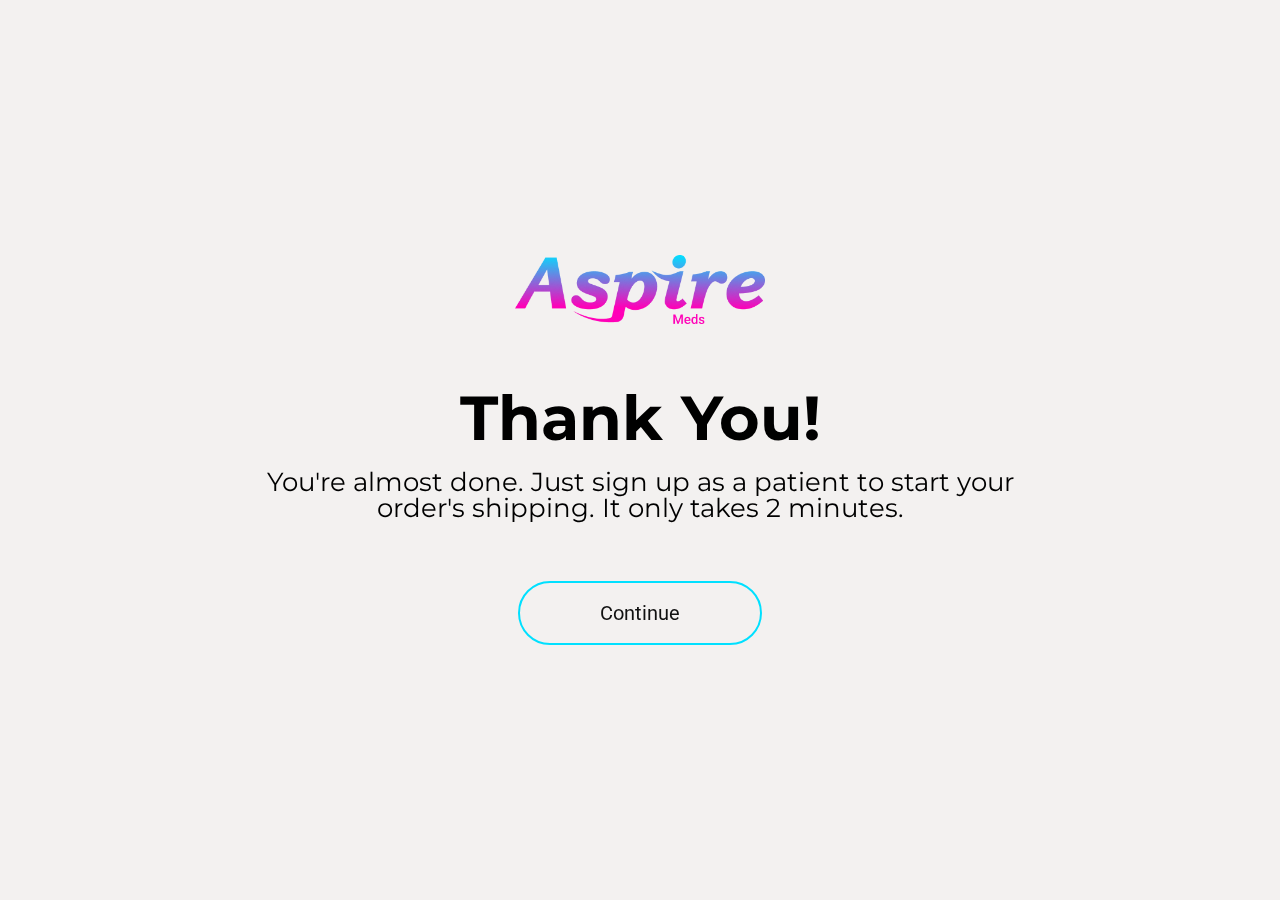
<file: thank-you/index.html>
<!DOCTYPE html>
<html lang="en">
  <head>
    <meta charset="UTF-8" />

    <meta http-equiv="X-UA-Compatible" content="IE=edge" />
    <meta name="viewport" content="width=device-width, initial-scale=1.0" />

    <link href="https://unpkg.com/aos@2.3.1/dist/aos.css" rel="stylesheet" />
    <!-- Slider-swiper END -->
    <!-- FONTS -->
    <link rel="preconnect" href="https://fonts.googleapis.com" />
    <link rel="preconnect" href="https://fonts.gstatic.com" crossorigin />
    <link
      href="https://fonts.googleapis.com/css2?family=Montserrat:ital,wght@0,100..900;1,100..900&family=Roboto:ital,wght@0,100;0,300;0,400;0,500;0,700;0,900;1,100;1,300;1,400;1,500;1,700;1,900&display=swap"
      rel="stylesheet"
    />
    <!-- FONTS END -->
    <title>Aspire Meds - Thank You!</title>
    <link rel="apple-touch-icon" sizes="180x180" href="../img/global/favicon.png" />
    <link rel="apple-touch-icon" sizes="152x152" href="../img/global/favicon.png" />
    <link rel="apple-touch-icon" sizes="120x120" href="../img/global/favicon.png" />
    <link rel="apple-touch-icon" sizes="76x76" href="../img/global/favicon.png" />
    <link rel="apple-touch-icon" sizes="57x57" href="../img/global/favicon.png" />
    <link rel="icon" type="image/x-icon" href="../img/global/favicon.png" />
    <link rel="stylesheet" href="../css/common.css" />
    <link rel="stylesheet" href="../css/thankyou.css" />
    <!-- Meta Pixel Code -->
    <script>
      !(function (f, b, e, v, n, t, s) {
        if (f.fbq) return;
        n = f.fbq = function () {
          n.callMethod ? n.callMethod.apply(n, arguments) : n.queue.push(arguments);
        };
        if (!f._fbq) f._fbq = n;
        n.push = n;
        n.loaded = !0;
        n.version = '2.0';
        n.queue = [];
        t = b.createElement(e);
        t.async = !0;
        t.src = v;
        s = b.getElementsByTagName(e)[0];
        s.parentNode.insertBefore(t, s);
      })(window, document, 'script', 'https://connect.facebook.net/en_US/fbevents.js');
      fbq('init', '1148638723453215');
      fbq('track', 'PageView');
    </script>
    <noscript
      ><img
        height="1"
        width="1"
        style="display: none"
        src="https://www.facebook.com/tr?id=1148638723453215&ev=PageView&noscript=1"
    /></noscript>
    <!-- End Meta Pixel Code -->

    <!-- Google Tag Manager -->
    <script>
      (function (w, d, s, l, i) {
        w[l] = w[l] || [];
        w[l].push({ 'gtm.start': new Date().getTime(), event: 'gtm.js' });
        var f = d.getElementsByTagName(s)[0],
          j = d.createElement(s),
          dl = l != 'dataLayer' ? '&l=' + l : '';
        j.async = true;
        j.src = 'https://www.googletagmanager.com/gtm.js?id=' + i + dl;
        f.parentNode.insertBefore(j, f);
      })(window, document, 'script', 'dataLayer', 'GTM-KZGK3ZPL');
    </script>
    <!-- End Google Tag Manager -->
    <!-- Google tag (gtag.js) -->
    <script async src="https://www.googletagmanager.com/gtag/js?id=G-6KLLYF59NG"></script>
    <script>
      window.dataLayer = window.dataLayer || [];
      function gtag() {
        dataLayer.push(arguments);
      }
      gtag('js', new Date());

      gtag('config', 'G-6KLLYF59NG');
    </script>
  </head>
  <body>
    <!-- Google Tag Manager (noscript) -->
    <noscript
      ><iframe
        src="https://www.googletagmanager.com/ns.html?id=GTM-KZGK3ZPL"
        height="0"
        width="0"
        style="display: none; visibility: hidden"
      ></iframe
    ></noscript>
    <!-- End Google Tag Manager (noscript) -->
    <header></header>
    <section class="thankyou">
      <div class="thankyou_wrapper">
        <a href="../">
          <img
            src="../img/global/logo.png"
            alt="logo"
            data-aos="fade-down"
            data-aos-duration="1000"
            data-aos-delay="200"
            class="logo_thank-you"
          />
        </a>
        <h1
          class="thankyou_title"
          data-aos="fade-down"
          data-aos-duration="1000"
          data-aos-delay="400"
        >
          Thank You!<br />
        </h1>
        <p class="thankyou_text" data-aos="fade-down" data-aos-duration="1000" data-aos-delay="600">
          You're almost done. Just sign up as a patient to start your order's shipping. It only
          takes 2 minutes.
        </p>
        <div
          data-aos="fade-down"
          data-aos-duration="1000"
          data-aos-delay="800"
          class="th_buttons_wrapper"
        >
          <a href="https://aspiremeds.evahealth.com/signup" class="main_button thankyou_button"
            >Continue</a
          >
        </div>
      </div>
    </section>
    <footer></footer>

    <script src="../js/script.js"></script>

    <script src="https://unpkg.com/aos@2.3.1/dist/aos.js"></script>
    <script>
      AOS.init();
    </script>
  </body>
</html>
</file>
<file: css/index.css>
@import url(common.css);
@import url(header.css);
@import url(main.css);
@import url(benefits.css);
@import url(comp.css);
@import url(products.css);
@import url(steps.css);
@import url(changes.css);
@import url(founders.css);
@import url(faq.css);
@import url(reviews.css);
@import url(cta.css);
@import url(footer.css);
</file>
<file: privacy-policy/css/index.css>
@import url(common.css);
@import url(header.css);
@import url(main.css);
@import url(benefits.css);
@import url(comp.css);
@import url(products.css);
@import url(steps.css);
@import url(changes.css);
@import url(founders.css);
@import url(faq.css);
@import url(reviews.css);
@import url(cta.css);
@import url(footer.css);
@import url(pp.css);
</file>
<file: css/thankyou.css>
.thankyou {
  width: 100svw;
  height: 100svh;
  display: flex;
  align-items: center;
  justify-content: center;
  padding-left: 20px;
  padding-right: 20px;
}
.thankyou_wrapper {
  display: flex;
  flex-direction: column;
  gap: 20px;
  align-items: center;
  justify-content: center;
}
h1 {
}
.thankyou_title {
  max-width: 800px;
  text-align: center;
  font-size: 62px;
}
.logo_thank-you {
  max-width: 250px;
  margin-bottom: 40px;
}

.thankyou_button {
  text-decoration: none;
}
.thankyou_button:hover {
  text-decoration: none;
}
.thankyou_text {
  font-size: 26px;
  max-width: 800px;
  text-align: center;
  margin-bottom: 40px;
}
.th_buttons_wrapper {
  display: flex;
  align-items: center;
  justify-content: center;
  gap: 20px;
}
@media (max-width: 620px) {
  .logo_thank-you {
    max-width: 150px;
  }
  .thankyou_title {
    max-width: 600px;
    text-align: center;
    font-size: 30px;
  }
  .thankyou_text {
    font-size: 18px;
  }
  .th_buttons_wrapper {
    flex-direction: column-reverse;
  }
}
</file>
<file: css/common.css>
* {
  box-sizing: border-box;
  font-family: 'Montserrat', sans-serif;
}

/*CSS RESET START*/
html,
body,
div,
span,
applet,
object,
iframe,
h1,
h2,
h3,
h4,
h5,
h6,
p,
blockquote,
pre,
a,
abbr,
acronym,
address,
big,
cite,
code,
del,
dfn,
em,
font,
img,
ins,
kbd,
q,
s,
samp,
small,
strike,
strong,
sub,
sup,
tt,
var,
b,
u,
i,
center,
dl,
dt,
dd,
ol,
ul,
li,
fieldset,
form,
label,
legend,
table,
caption,
tbody,
tfoot,
thead,
tr,
th,
td {
  margin: 0;
  padding: 0;
  border: 0;
  outline: 0;
  font-size: 100%;
  vertical-align: baseline;
  background: transparent;
}

body {
  line-height: 1;
  overflow-x: hidden;
  overflow-y: scroll;
}

ol,
ul {
  list-style: none;
}

blockquote,
q {
  quotes: none;
}

blockquote:before,
blockquote:after,
q:before,
q:after {
  content: '';
  content: none;
}

:focus {
  outline: 0;
}

ins {
  text-decoration: none;
}

del {
  text-decoration: line-through;
}

table {
  border-collapse: collapse;
  border-spacing: 0;
}
/*CSS RESET END*/

/*COLOR VARIABLES START*/
:root {
  --light-blue-primary: #00e0ff;
  --decot: #34b4f4;
  --Charcoal-gray: #111;
  --white: #fff;
  --Light: #fefefe;
  --dark-blue: #071867;
}
/*COLOR VARIABLES END*/

/*COMMONT STYLES START*/
html {
  scroll-behavior: smooth;
}
.main_button {
  max-width: 268px;
  display: flex;
  padding: 20px 80px;
  flex-direction: column;
  align-items: flex-start;
  gap: 8.611px;
  border-radius: 77.5px;
  border: 2.583px solid var(--light-blue-primary, #00e0ff);
  transition: all 0.3s;
  font-family: 'Roboto', sans-serif;
  font-size: 20px;
  font-weight: 400;
  color: var(--Charcoal-gray, #111);
}
.main_button:hover {
  background-color: var(--light-blue-primary);
  transition: all 0.3s;
  text-decoration: none;

  color: var(--Light, #fefefe);
}
body {
  position: relative;
  width: 100%;
  margin: 0 auto;
  z-index: 2;
  background: #f3f1f0;
}
</file>
